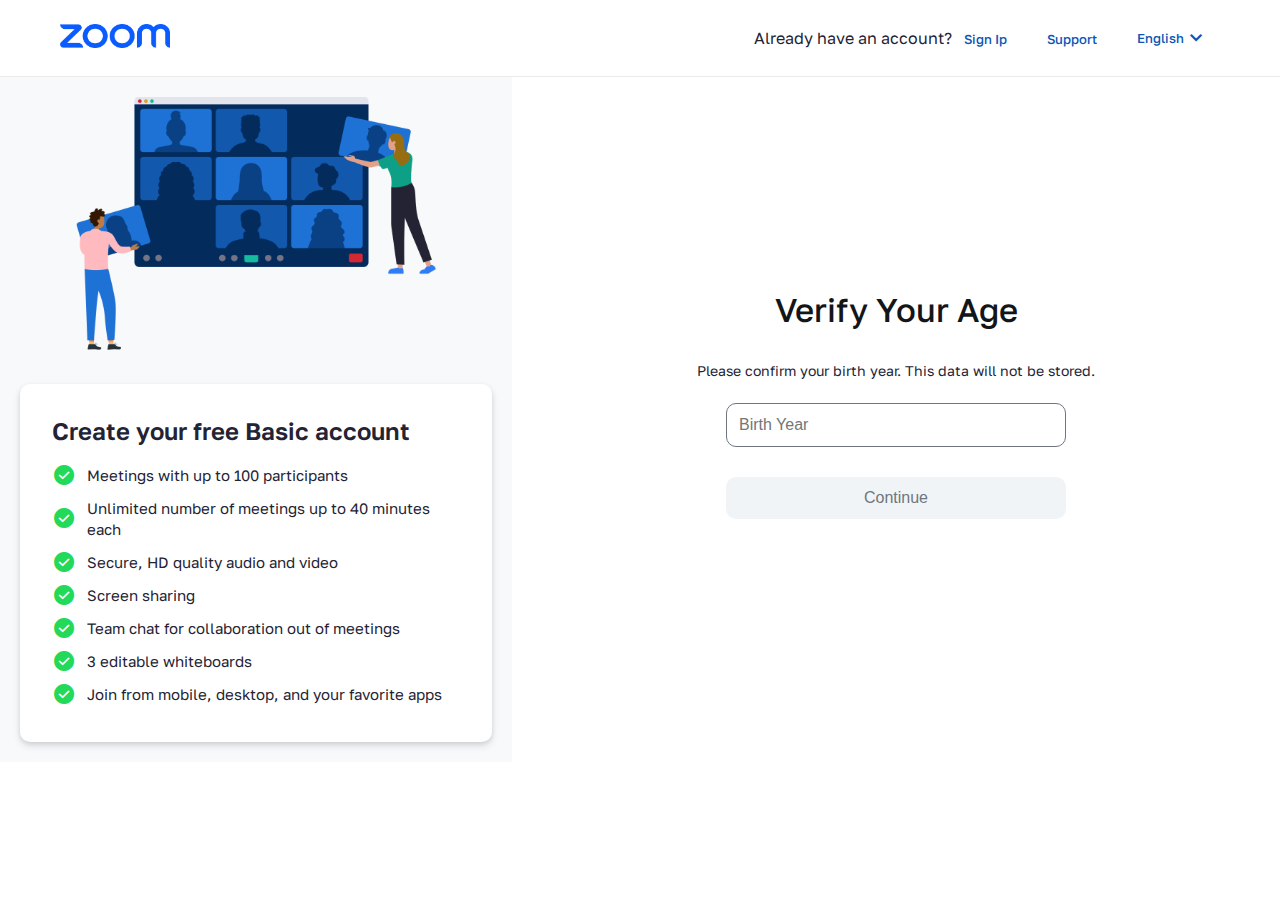
<file: index.html>
<!DOCTYPE html>
<html lang="en">
<head>
    <meta charset="UTF-8">
    <meta http-equiv="X-UA-Compatible" content="IE=edge">
    <meta name="viewport" content="width=, initial-scale=1.0">
    <title> Sign Up Free - Zoom</title>
    <link rel="stylesheet" href="Sign Up/css/main.css">
    <link rel="shortcut icon" href="Sign Up/img sign up/Zoom-Logo-PNG-Image.png" />
    <link rel="preconnect" href="https://fonts.googleapis.com">
    <link rel="preconnect" href="https://fonts.gstatic.com" crossorigin>
    <link href="https://fonts.googleapis.com/css2?family=Golos+Text:wght@300;400;500;600&display=swap" rel="stylesheet">
    <link rel="stylesheet" href="https://fonts.googleapis.com/css2?family=Material+Symbols+Outlined:opsz,wght,FILL,GRAD@20..48,100..700,0..1,-50..200" />
</head>
<body>
    <header>
        <div class="container">
            <div class="img" >
                <a href="#">
                <img width="100%" src="Sign Up/img sign up/ZoomNewLogo.b2fd5c95.png" alt="">
                </a>
            </div>
            <ul>
                <li>Already have an account?<a href="Sign In/index.html">Sign Ip</a></li>
                <li><a href="#">Support</a></li>
                <li><a href="#">English <i class="material-symbols-outlined">expand_more</i></a></li>
            </ul>
        </div>
    </header>
    <section>
        <div class="container">
            <div class="img-lis">
                <img width="360px" src="Sign Up/img sign up/banner-step-1.2faf107a.png" alt="">
                <div class="lis">
                    <h1>Create your free Basic account</h1>
                    <ul>
                        <li>Meetings with up to 100 participants</li>
                        <li>Unlimited number of meetings up to 40 minutes each</li>
                        <li>Secure, HD quality audio and video</li>
                        <li>Screen sharing</li>
                        <li>Team chat for collaboration out of meetings</li>
                        <li>3 editable whiteboards</li>
                        <li>Join from mobile, desktop, and your favorite apps</li>
                    </ul>
                </div>
            </div>
            <div class="answer">
                <div>
                    <h1>Verify Your Age</h1>
                    <p>Please confirm your birth year. This data will not be stored.</p>
                    <form action="#">
                        <input type="number" placeholder="Birth Year">
                        <input type="submit" value="Continue">
                    </form>
                </div>
            </div>
        </div>
    </section>
</body>
</html>
</file>
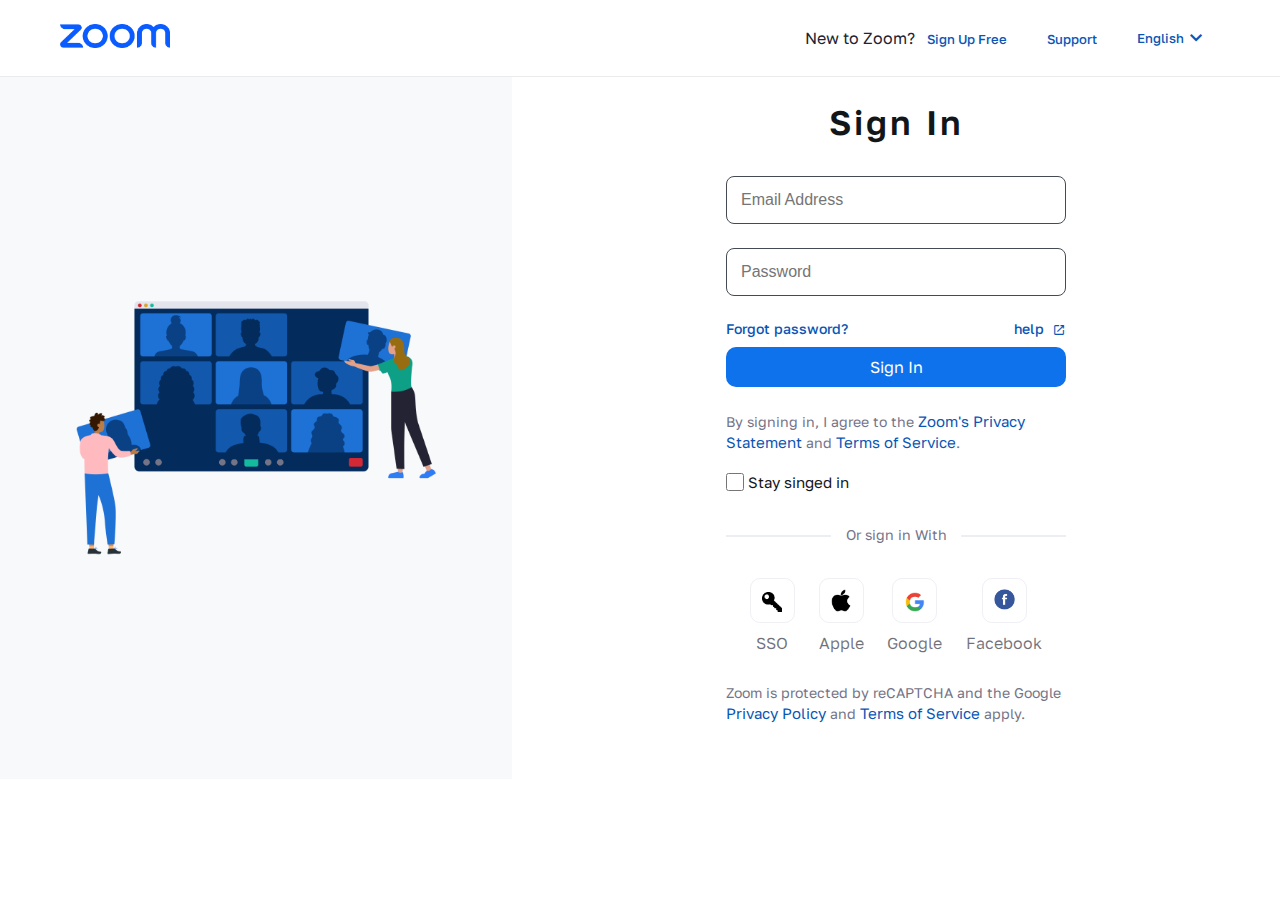
<file: Sign In/index.html>
<!DOCTYPE html>
<html lang="en">
<head>
    <meta charset="UTF-8">
    <meta http-equiv="X-UA-Compatible" content="IE=edge">
    <meta name="viewport" content="width=, initial-scale=1.0">
    <title> Sign In-Zoom</title>
    <link rel="stylesheet" href="css/main.css">
    <link rel="shortcut icon" href="img sign in/Zoom-Logo-PNG-Image.png" />
    <link rel="preconnect" href="https://fonts.googleapis.com">
    <link rel="preconnect" href="https://fonts.gstatic.com" crossorigin>
    <link href="https://fonts.googleapis.com/css2?family=Golos+Text:wght@300;400;500;600&display=swap" rel="stylesheet">
    <link rel="stylesheet" href="https://fonts.googleapis.com/css2?family=Material+Symbols+Outlined:opsz,wght,FILL,GRAD@20..48,100..700,0..1,-50..200" />
</head>
<body>
    <header>
        <div class="container">
            <div class="img" >
                <a href="#">
                <img width="100%" src="img sign in/ZoomNewLogo.b2fd5c95.png" alt="">
                </a>
            </div>
            <ul>
                <li>New to Zoom?<a href="../Sign Up/index.html">Sign Up Free</a></li>
                <li><a href="#">Support</a></li>
                <li><a href="#">English <i class="material-symbols-outlined">expand_more</i></a></li>
            </ul>
        </div>
    </header>
    <section>
        <div class="container">
            <div class="img">
                <img width="360px" src="img sign in/banner-step-1.2faf107a.png" alt="">
            </div>
            <div class="form">
                <form action="#">
                    <h1>Sign In</h1>
                    <input type="email" placeholder="Email Address">
                    <div class="pass" >
                    <input type="password" placeholder="Password">
                    </div>
                    <div class="forgot" >
                        <a href="#">Forgot password?</a>
                        <a href="#">help <i class="material-symbols-outlined">open_in_new</i></a>
                    </div>
                    <a class="go" href="../Main Page/Home/index.html">Sign In</a>
                    <p>By signing in, I agree to the <a href="#">Zoom's Privacy Statement</a> and <a href="#">Terms of Service</a>.</p>
                    <div class="checkbox">
                        <input type="checkbox" id="stay">
                        <label for="stay">Stay singed in</label>
                    </div>
                    <div class="or" >Or sign in With</div>
                    <div class="social" >
                        <a href="#"><div><img width="20px" src="img sign in/R.png" alt=""></div>SSO</a>
                        <a href="#"><div><img width="20px" src="img sign in/R (1).png" alt=""></div>Apple</a>
                        <a href="#"><div><img width="20px" src="img sign in/images.png" alt=""></div>Google</a>
                        <a href="#"><div><img width="25px" src="img sign in/11-115962_facebook-logo-png-transparent-background-facebook-png.png" alt=""></div>Facebook</a>
                    </div>
                    <p>Zoom is protected by reCAPTCHA and the Google <a href="#">Privacy Policy</a> and <a href="#">Terms of Service</a> apply.</p>
                </form>
            </div>
        </div>
    </section>
</body>
</html>
</file>
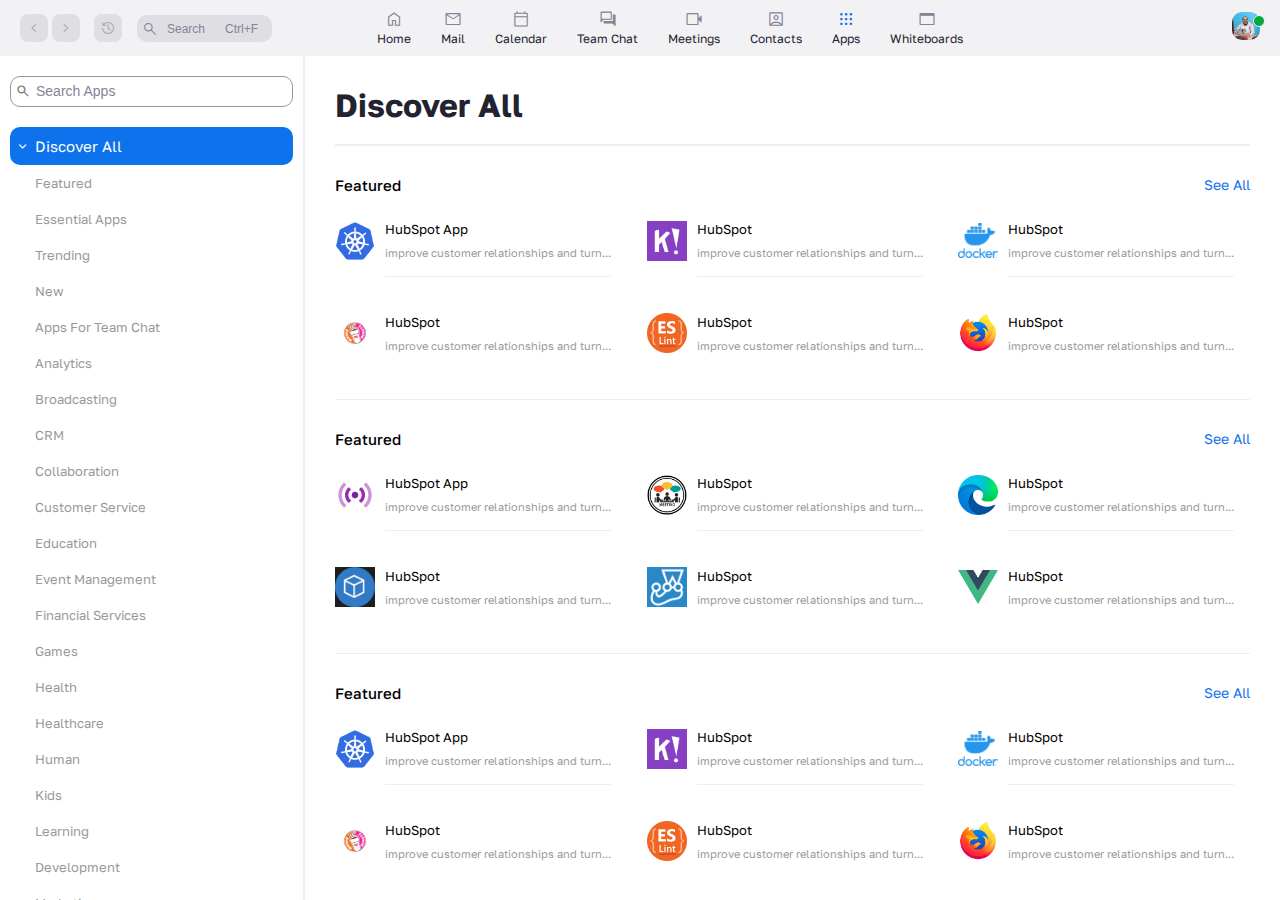
<file: Main Page/Apps/index.html>
<!DOCTYPE html>
<html lang="en">
<head>
    <meta charset="UTF-8">
    <meta http-equiv="X-UA-Compatible" content="IE=edge">
    <meta name="viewport" content="width=device-width, initial-scale=1.0">
    <title>Apps - Zoom</title>
    <link rel="stylesheet" href="css/section.css">
    <link rel="stylesheet" href="../main.css">
    <link rel="shortcut icon" href="../main-img/Zoom-Logo-PNG-Image.png" />
    <link rel="preconnect" href="https://fonts.googleapis.com">
    <link rel="preconnect" href="https://fonts.gstatic.com" crossorigin>
    <link href="https://fonts.googleapis.com/css2?family=Golos+Text:wght@300;400;500;600&display=swap" rel="stylesheet">
    <link rel="stylesheet" href="https://fonts.googleapis.com/css2?family=Material+Symbols+Outlined:opsz,wght,FILL,GRAD@20..48,100..700,0..1,-50..200" />
</head>
<body>
    <header>
        <div class="container">
            <div class="header-controls">
                <div>
                    <i class="material-symbols-outlined" >chevron_left</i>
                    <i class="material-symbols-outlined" >chevron_right</i>
                    <i class=" last material-symbols-outlined" >history</i>
                </div>
                <div>
                    <input type="search" placeholder="Search      Ctrl+F">
                    <i class="material-symbols-outlined" >search</i>
                </div>
            </div>
            <div class="header-links">
                <a href="../Home/index.html"><i class="material-symbols-outlined" >home</i><p>Home</p></a>
                <a href="../Mail/index.html"><i class="material-symbols-outlined" >mail</i><p>Mail</p></a>
                <a href="../Calendar/index.html"><i class="material-symbols-outlined" >calendar_today</i><p>Calendar</p></a>
                <a href="../Team Chat/index.html"><i class="material-symbols-outlined">forum</i><p>Team Chat</p></a>
                <a href="../Meeting/index.html"><i class="material-symbols-outlined" >videocam</i><p>Meetings</p></a>
                <a href="../Contacts/index.html"><i class="material-symbols-outlined" >account_box</i><p>Contacts</p></a>
                <a href="#"><i class=" active solid  material-symbols-outlined" >apps</i><p>Apps</p></a>
                <a href="../Whiteboards/index.html"><i class="material-symbols-outlined">web_asset</i><p>Whiteboards</p></a>
            </div>
            <div>
                <img width="100%" src="../main-img/IMG_8052.JPG" alt="">
            </div>
        </div>
    </header>
    <section>
        <div class="container">
            <aside>
                <ul>
                    <div><input type="search" placeholder="Search Apps"></div>
                    <li class="actv" >Discover All</li>
                    <li>Featured</li>
                    <li>Essential Apps</li>
                    <li>Trending</li>
                    <li>New</li>
                    <li>Apps For Team Chat</li>
                    <li>Analytics</li>
                    <li>Broadcasting</li>
                    <li>CRM</li>
                    <li>Collaboration</li>
                    <li>Customer Service</li>
                    <li>Education</li>
                    <li>Event Management</li>
                    <li>Financial Services</li>
                    <li>Games</li>
                    <li>Health</li>
                    <li>Healthcare</li>
                    <li>Human</li>
                    <li>Kids</li>
                    <li>Learning </li>
                    <li>Development</li>
                    <li>Marketing</li>
                    <li>Note Taking</li>
                    <li>Others</li>
                    <li>Productivity</li>
                    <li>Project</li>
                    <li>Recordings</li>
                    <li>Sales</li>
                </ul>
            </aside>
            <div class="main">
                <h1>Discover All</h1>
                <div class="apps">
                    <div class="app">
                        <h3>Featured <span>See All</span> </h3>
                        <div class="cards">
                            <div class="card">
                                    <img width="40px" src="img/1.webp" alt="">
                                    <div class="card-info border-b">
                                        <p>HubSpot App</p>
                                        <p>improve customer relationships and turn...</p>
                                    </div>
                            </div>
                            <div class="card">
                                    <img width="40px" src="img/2.jpeg" alt="">
                                    <div class="card-info border-b">
                                        <p>HubSpot</p>
                                        <p>improve customer relationships and turn...</p>
                                    </div>
                            </div>
                            <div class="card">
                                    <img width="40px" src="img/3.png" alt="">
                                    <div class="card-info border-b">
                                        <p>HubSpot</p>
                                        <p>improve customer relationships and turn...</p>
                                    </div>
                            </div>
                            <div class="card">
                                    <img width="40px" src="img/4.png" alt="">
                                    <div class="card-info">
                                        <p>HubSpot</p>
                                        <p>improve customer relationships and turn...</p>
                                    </div>
                            </div>
                            <div class="card">
                                    <img width="40px" src="img/5.png" alt="">
                                    <div class="card-info">
                                        <p>HubSpot</p>
                                        <p>improve customer relationships and turn...</p>
                                    </div>
                            </div>
                            <div class="card">
                                    <img width="40px" src="img/6.png" alt="">
                                    <div class="card-info">
                                        <p>HubSpot</p>
                                        <p>improve customer relationships and turn...</p>
                                    </div>
                            </div>
                        </div>
                    </div>
                    <div class="app">
                        <h3>Featured <span>See All</span> </h3>
                        <div class="cards">
                            <div class="card">
                                    <img width="40px" src="img/7.png" alt="">
                                    <div class="card-info border-b">
                                        <p>HubSpot App</p>
                                        <p>improve customer relationships and turn...</p>
                                    </div>
                            </div>
                            <div class="card">
                                    <img width="40px" src="img/8.webp" alt="">
                                    <div class="card-info border-b">
                                        <p>HubSpot</p>
                                        <p>improve customer relationships and turn...</p>
                                    </div>
                            </div>
                            <div class="card">
                                    <img width="40px" src="img/9.png" alt="">
                                    <div class="card-info border-b">
                                        <p>HubSpot</p>
                                        <p>improve customer relationships and turn...</p>
                                    </div>
                            </div>
                            <div class="card">
                                    <img width="40px" src="img/10.png" alt="">
                                    <div class="card-info">
                                        <p>HubSpot</p>
                                        <p>improve customer relationships and turn...</p>
                                    </div>
                            </div>
                            <div class="card">
                                    <img width="40px" src="img/11.png" alt="">
                                    <div class="card-info">
                                        <p>HubSpot</p>
                                        <p>improve customer relationships and turn...</p>
                                    </div>
                            </div>
                            <div class="card">
                                    <img width="40px" src="img/12.png" alt="">
                                    <div class="card-info">
                                        <p>HubSpot</p>
                                        <p>improve customer relationships and turn...</p>
                                    </div>
                            </div>
                        </div>
                    </div>
                    <div class="app">
                        <h3>Featured <span>See All</span> </h3>
                        <div class="cards">
                            <div class="card">
                                    <img width="40px" src="img/1.webp" alt="">
                                    <div class="card-info border-b">
                                        <p>HubSpot App</p>
                                        <p>improve customer relationships and turn...</p>
                                    </div>
                            </div>
                            <div class="card">
                                    <img width="40px" src="img/2.jpeg" alt="">
                                    <div class="card-info border-b">
                                        <p>HubSpot</p>
                                        <p>improve customer relationships and turn...</p>
                                    </div>
                            </div>
                            <div class="card">
                                    <img width="40px" src="img/3.png" alt="">
                                    <div class="card-info border-b">
                                        <p>HubSpot</p>
                                        <p>improve customer relationships and turn...</p>
                                    </div>
                            </div>
                            <div class="card">
                                    <img width="40px" src="img/4.png" alt="">
                                    <div class="card-info">
                                        <p>HubSpot</p>
                                        <p>improve customer relationships and turn...</p>
                                    </div>
                            </div>
                            <div class="card">
                                    <img width="40px" src="img/5.png" alt="">
                                    <div class="card-info">
                                        <p>HubSpot</p>
                                        <p>improve customer relationships and turn...</p>
                                    </div>
                            </div>
                            <div class="card">
                                    <img width="40px" src="img/6.png" alt="">
                                    <div class="card-info">
                                        <p>HubSpot</p>
                                        <p>improve customer relationships and turn...</p>
                                    </div>
                            </div>
                        </div>
                    </div>
                    <div class="app">
                        <h3>Featured <span>See All</span> </h3>
                        <div class="cards">
                            <div class="card">
                                    <img width="40px" src="img/7.png" alt="">
                                    <div class="card-info border-b">
                                        <p>HubSpot App</p>
                                        <p>improve customer relationships and turn...</p>
                                    </div>
                            </div>
                            <div class="card">
                                    <img width="40px" src="img/8.webp" alt="">
                                    <div class="card-info border-b">
                                        <p>HubSpot</p>
                                        <p>improve customer relationships and turn...</p>
                                    </div>
                            </div>
                            <div class="card">
                                    <img width="40px" src="img/9.png" alt="">
                                    <div class="card-info border-b">
                                        <p>HubSpot</p>
                                        <p>improve customer relationships and turn...</p>
                                    </div>
                            </div>
                            <div class="card">
                                    <img width="40px" src="img/10.png" alt="">
                                    <div class="card-info">
                                        <p>HubSpot</p>
                                        <p>improve customer relationships and turn...</p>
                                    </div>
                            </div>
                            <div class="card">
                                    <img width="40px" src="img/11.png" alt="">
                                    <div class="card-info">
                                        <p>HubSpot</p>
                                        <p>improve customer relationships and turn...</p>
                                    </div>
                            </div>
                            <div class="card">
                                    <img width="40px" src="img/12.png" alt="">
                                    <div class="card-info">
                                        <p>HubSpot</p>
                                        <p>improve customer relationships and turn...</p>
                                    </div>
                            </div>
                        </div>
                    </div>
                </div>
            </div>
        </div>
    </section>
</body>
</html>
</file>
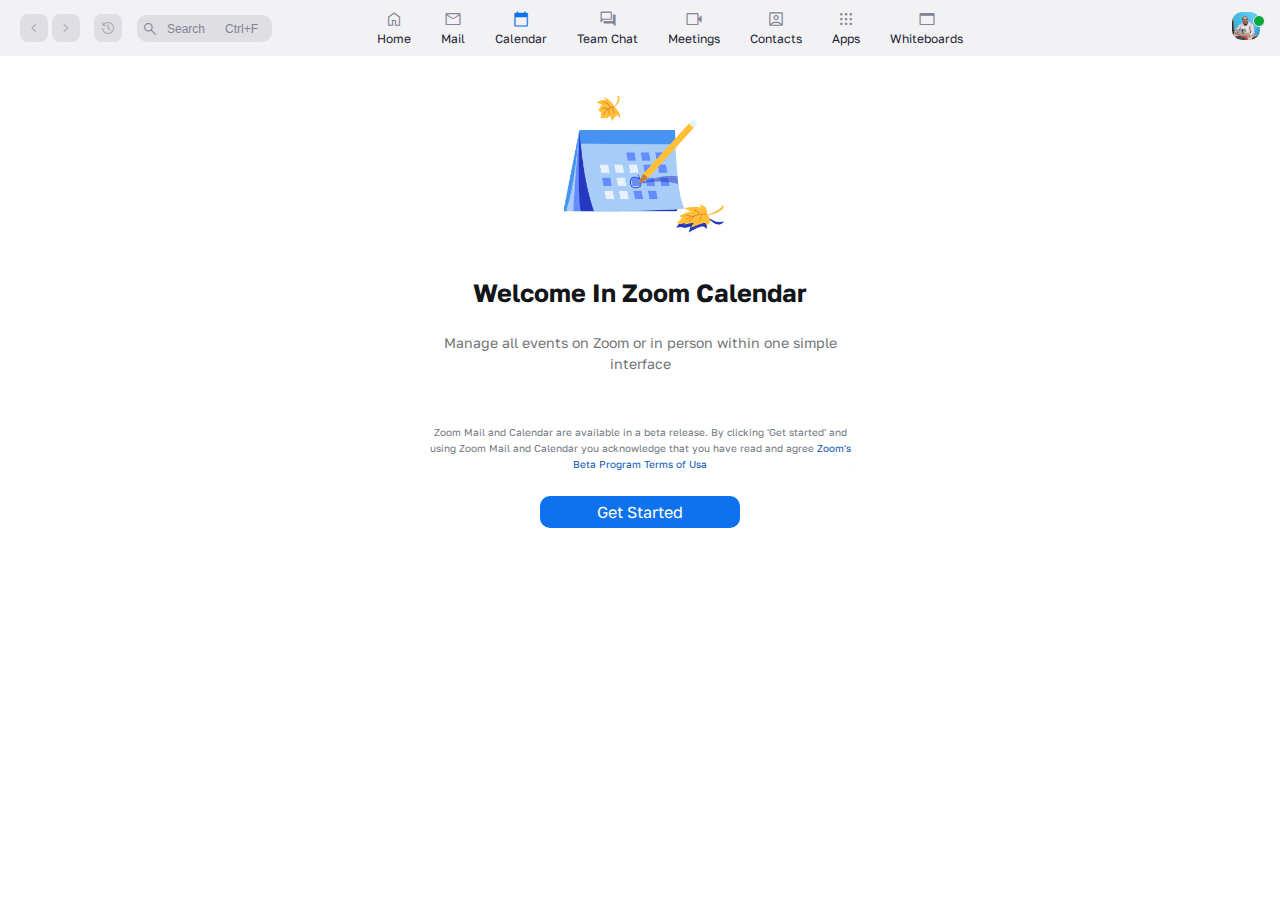
<file: Main Page/Calendar/index.html>
<!DOCTYPE html>
<html lang="en">
<head>
    <meta charset="UTF-8">
    <meta http-equiv="X-UA-Compatible" content="IE=edge">
    <meta name="viewport" content="width=device-width, initial-scale=1.0">
    <title>Calendar - Zoom</title>
    <link rel="stylesheet" href="../main.css">
    <link rel="stylesheet" href="../Mail/css/mail.css">
    <link rel="shortcut icon" href="../main-img/Zoom-Logo-PNG-Image.png" />
    <link rel="preconnect" href="https://fonts.googleapis.com">
    <link rel="preconnect" href="https://fonts.gstatic.com" crossorigin>
    <link href="https://fonts.googleapis.com/css2?family=Golos+Text:wght@300;400;500;600&display=swap" rel="stylesheet">
    <link rel="stylesheet" href="https://fonts.googleapis.com/css2?family=Material+Symbols+Outlined:opsz,wght,FILL,GRAD@20..48,100..700,0..1,-50..200" />
</head>
<body>
    <header>
        <div class="container">
            <div class="header-controls">
                <div>
                    <i class="material-symbols-outlined" >chevron_left</i>
                    <i class="material-symbols-outlined" >chevron_right</i>
                    <i class=" last material-symbols-outlined" >history</i>
                </div>
                <div>
                    <input type="search" placeholder="Search      Ctrl+F">
                    <i class="material-symbols-outlined" >search</i>
                </div>
            </div>
            <div class="header-links">
                <a href="../Home/index.html"><i class="material-symbols-outlined" >home</i><p>Home</p></a>
                <a href="../Mail/index.html"><i class="material-symbols-outlined" >mail</i><p>Mail</p></a>
                <a href="#"><i class="  active solid  material-symbols-outlined" >calendar_today</i><p>Calendar</p></a>
                <a href="../Team Chat/index.html"><i class="material-symbols-outlined">forum</i><p>Team Chat</p></a>
                <a href="../Meeting/index.html"><i class="material-symbols-outlined" >videocam</i><p>Meetings</p></a>
                <a href="../Contacts/index.html"><i class="material-symbols-outlined" >account_box</i><p>Contacts</p></a>
                <a href="../Apps/index.html"><i class="material-symbols-outlined" >apps</i><p>Apps</p></a>
                <a href="../Whiteboards/index.html"><i class="material-symbols-outlined">web_asset</i><p>Whiteboards</p></a>
            </div>
            <div>
                <img width="100%" src="../main-img/IMG_8052.JPG" alt="">
            </div>
        </div>
    </header>
    <section>
        <div class="container">
            <div class="default">
                <div>
                <img width="100%" src="img/Screenshot 2023-02-28 031126.png" alt="">

                </div>
                <h1>Welcome In Zoom Calendar</h1>
                <p>Manage all events on Zoom or in person within one simple interface</p>
                <p>Zoom Mail and Calendar are available in a beta release. By clicking 'Get started' and using Zoom Mail and Calendar you acknowledge that you have read and agree <a href="#">Zoom's Beta Program Terms of Usa</a> </p>
                <a href="#">Get Started</a>
            </div>
        </div>
    </section>
</body>
</html>
</file>
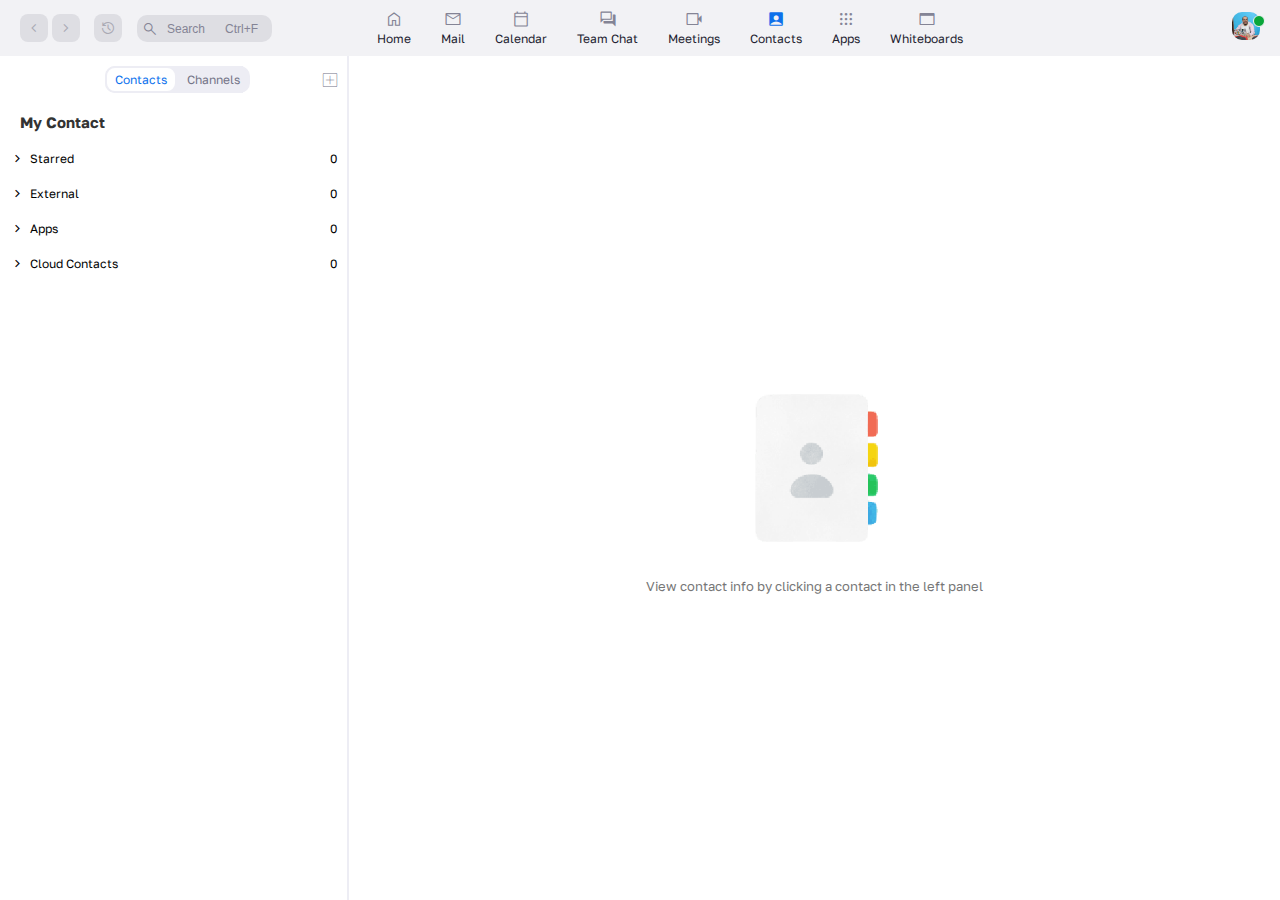
<file: Main Page/Contacts/index.html>
<!DOCTYPE html>
<html lang="en">
<head>
    <meta charset="UTF-8">
    <meta http-equiv="X-UA-Compatible" content="IE=edge">
    <meta name="viewport" content="width=device-width, initial-scale=1.0">
    <title>Contact - Zoom</title>
    <link rel="stylesheet" href="css/section.css">
    <link rel="stylesheet" href="../main.css">
    <link rel="shortcut icon" href="../main-img/Zoom-Logo-PNG-Image.png" />
    <link rel="preconnect" href="https://fonts.googleapis.com">
    <link rel="preconnect" href="https://fonts.gstatic.com" crossorigin>
    <link href="https://fonts.googleapis.com/css2?family=Golos+Text:wght@300;400;500;600&display=swap" rel="stylesheet">
    <link rel="stylesheet" href="https://fonts.googleapis.com/css2?family=Material+Symbols+Outlined:opsz,wght,FILL,GRAD@20..48,100..700,0..1,-50..200" />
</head>
<body>
    <header>
        <div class="container">
            <div class="header-controls">
                <div>
                    <i class="material-symbols-outlined" >chevron_left</i>
                    <i class="material-symbols-outlined" >chevron_right</i>
                    <i class=" last material-symbols-outlined" >history</i>
                </div>
                <div>
                    <input type="search" placeholder="Search      Ctrl+F">
                    <i class="material-symbols-outlined" >search</i>
                </div>
            </div>
            <div class="header-links">
                <a href="../Home/index.html"><i class="material-symbols-outlined" >home</i><p>Home</p></a>
                <a href="../Mail/index.html"><i class="material-symbols-outlined" >mail</i><p>Mail</p></a>
                <a href="../Calendar/index.html"><i class="material-symbols-outlined" >calendar_today</i><p>Calendar</p></a>
                <a href="../Team Chat/index.html"><i class="material-symbols-outlined">forum</i><p>Team Chat</p></a>
                <a href="../Meeting/index.html"><i class="material-symbols-outlined" >videocam</i><p>Meetings</p></a>
                <a href="#"><i class=" active solid material-symbols-outlined" >account_box</i><p>Contacts</p></a>
                <a href="../Apps/index.html"><i class="material-symbols-outlined" >apps</i><p>Apps</p></a>
                <a href="../Whiteboards/index.html"><i class="material-symbols-outlined">web_asset</i><p>Whiteboards</p></a>
            </div>
            <div>
                <img width="100%" src="../main-img/IMG_8052.JPG" alt="">
            </div>
        </div>
    </header>
    <section>
        <div class="container">
            <aside>
                <div class="top" >
                    <i style="visibility:hidden;" class=" material-symbols-outlined">forward_media</i>
                    <div>
                        <span>Contacts</span>
                        <span>Channels</span>
                    </div>
                    <i class="material-symbols-outlined">add_box</i>
                </div>
                <h3>My Contact</h3>
                <ul>
                    <li>Starred <span>0</span></li>
                    <li>External<span>0</span></li>
                    <li>Apps<span>0</span></li>
                    <li>Cloud Contacts<span>0</span></li>
                </ul>
            </aside>
            <div class="main">
                <div>
                    <div><img width="100%" src="./Screenshot 2023-02-28 180325.png" alt=""></div>
                    <p>View contact info by clicking a contact in the left panel</p>
                </div>
            </div>
        </div>
    </section>
</body>
</html>
</file>
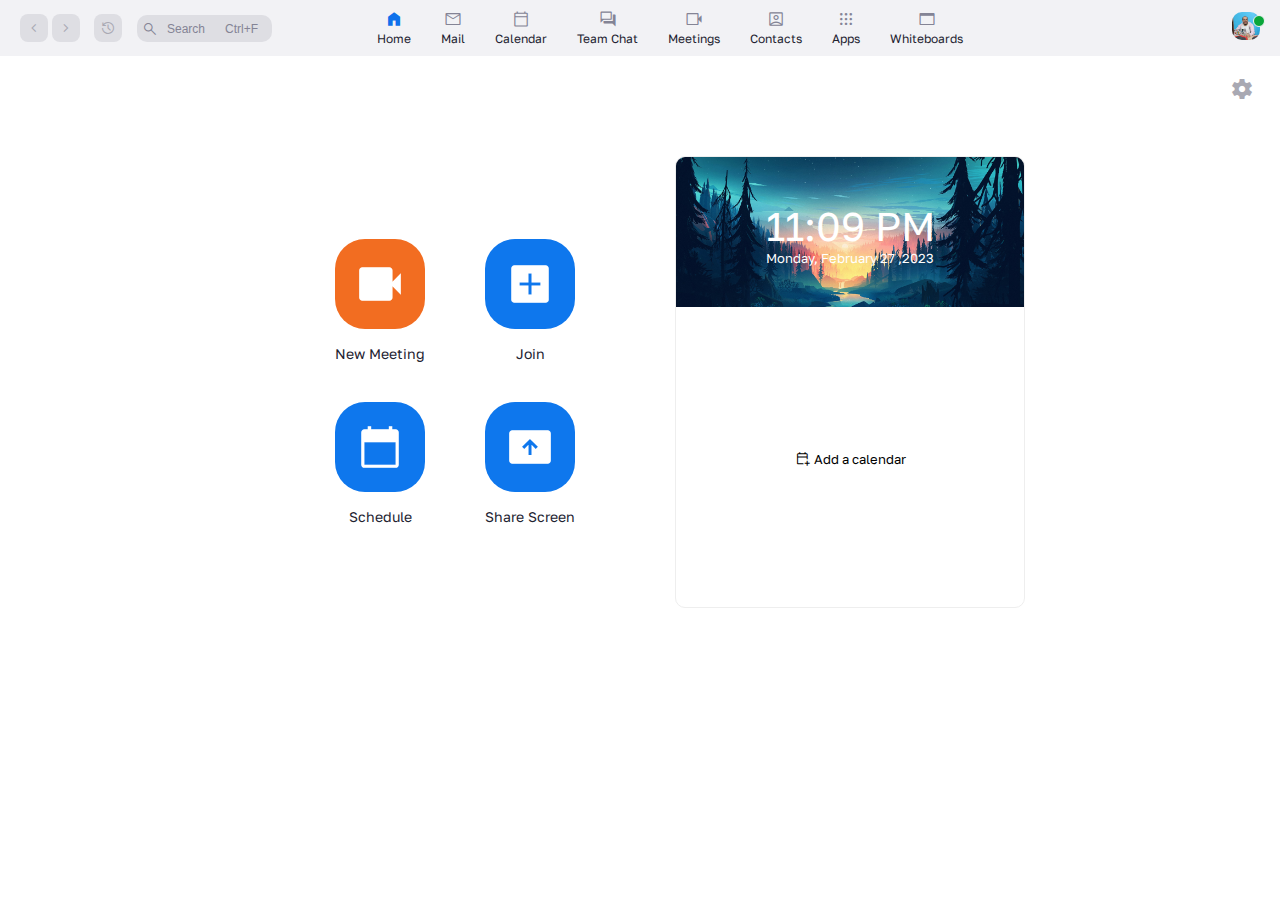
<file: Main Page/Home/index.html>
<!DOCTYPE html>
<html lang="en">
<head>
    <meta charset="UTF-8">
    <meta http-equiv="X-UA-Compatible" content="IE=edge">
    <meta name="viewport" content="width=device-width, initial-scale=1.0">
    <title>Home - Zoom</title>
    <link rel="stylesheet" href="../main.css">
    <link rel="stylesheet" href="css/home.css">
    <link rel="shortcut icon" href="../main-img/Zoom-Logo-PNG-Image.png" />
    <link rel="preconnect" href="https://fonts.googleapis.com">
    <link rel="preconnect" href="https://fonts.gstatic.com" crossorigin>
    <link href="https://fonts.googleapis.com/css2?family=Golos+Text:wght@300;400;500;600&display=swap" rel="stylesheet">
    <link rel="stylesheet" href="https://fonts.googleapis.com/css2?family=Material+Symbols+Outlined:opsz,wght,FILL,GRAD@20..48,100..700,0..1,-50..200" />
</head>
<body>
    <header>
        <div class="container">
            <div class="header-controls">
                <div>
                    <i class="material-symbols-outlined" >chevron_left</i>
                    <i class="material-symbols-outlined" >chevron_right</i>
                    <i class=" last material-symbols-outlined" >history</i>
                </div>
                <div>
                    <input type="search" placeholder="Search      Ctrl+F">
                    <i class="material-symbols-outlined" >search</i>
                </div>
            </div>
            <div class="header-links">
                <a href="#"><i class=" active solid material-symbols-outlined" >home</i><p>Home</p></a>
                <a href="../Mail/index.html"><i class="material-symbols-outlined" >mail</i><p>Mail</p></a>
                <a href="../Calendar/index.html"><i class="material-symbols-outlined" >calendar_today</i><p>Calendar</p></a>
                <a href="../Team Chat/index.html"><i class="material-symbols-outlined">forum</i><p>Team Chat</p></a>
                <a href="../Meeting/index.html"><i class="material-symbols-outlined" >videocam</i><p>Meetings</p></a>
                <a href="../Contacts/index.html"><i class="material-symbols-outlined" >account_box</i><p>Contacts</p></a>
                <a href="../Apps/index.html"><i class="material-symbols-outlined" >apps</i><p>Apps</p></a>
                <a href="../Whiteboards/index.html"><i class="material-symbols-outlined">web_asset</i><p>Whiteboards</p></a>
            </div>
            <div>
                <img width="100%" src="../main-img/IMG_8052.JPG" alt="">
            </div>
        </div>
    </header>
    <section>
        <div class="container">
            <i class="solid material-symbols-outlined" >settings</i>
            <div class="apps-container">
                <div class="apps">
                    <div class="app orange">
                        <div>
                            <a href="#"><i class=" solid material-symbols-outlined" >videocam</i></a>
                        </div>
                        <p>New Meeting</p>
                    </div>
                    <div class="app ">
                        <div>
                            <a href="#"><i class=" solid material-symbols-outlined" >add_box</i></a>
                        </div>
                        <p>Join</p>
                    </div>
                    <div class="app ">
                        <div>
                            <a href="#"><i class=" solid material-symbols-outlined" >calendar_today</i></a>
                        </div>
                        <p>Schedule</p>
                    </div>
                    <div class="app ">
                        <div>
                            <a href="#"><i class=" solid material-symbols-outlined" >present_to_all</i></a>
                        </div>
                        <p>Share Screen</p>
                    </div>
                </div>
            </div>
            <div class="right">
                <div class="calender">
                    <div>
                    <img width="100%" src="img/R.jpeg" alt="">
                    <i class="material-symbols-outlined">photo_camera</i>
                    <div class="date" >
                        <h1>11:09 PM</h1>
                        <p>Monday, February 27 ,2023</p>
                    </div>
                    </div>
                    <div class="hover" ><i class=" material-symbols-outlined" >calendar_add_on</i> <span>Add a calendar</span><div class="none" >Lorem ipsum dolor, sit amet consectetur adipisicing elit. Omnis provident </div></div>
                </div>
            </div>
        </div>
    </section>
</body>
</html>
</file>
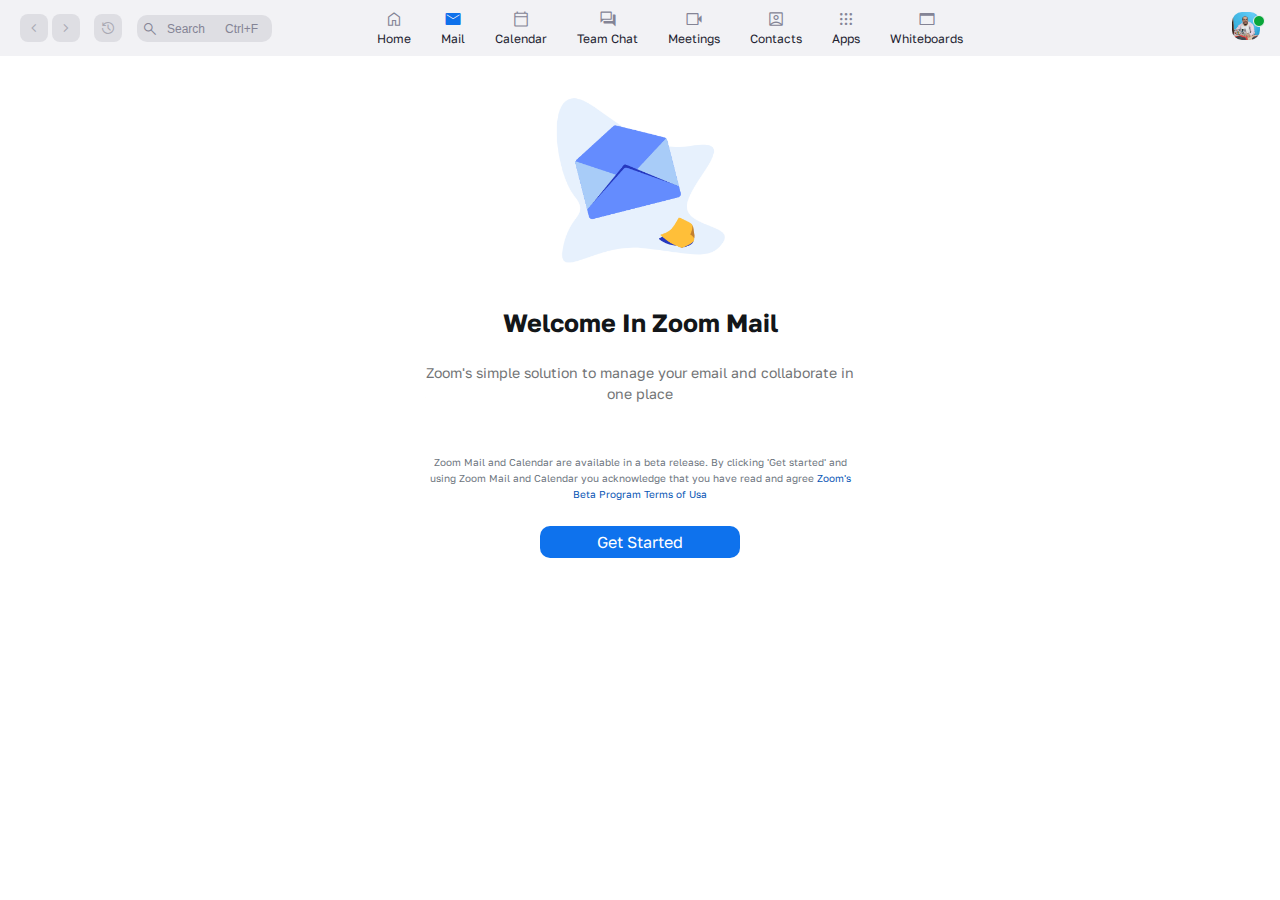
<file: Main Page/Mail/index.html>
<!DOCTYPE html>
<html lang="en">
<head>
    <meta charset="UTF-8">
    <meta http-equiv="X-UA-Compatible" content="IE=edge">
    <meta name="viewport" content="width=device-width, initial-scale=1.0">
    <title>Mail - Zoom</title>
    <link rel="stylesheet" href="../main.css">
    <link rel="stylesheet" href="css/mail.css">
    <link rel="shortcut icon" href="../main-img/Zoom-Logo-PNG-Image.png" />
    <link rel="preconnect" href="https://fonts.googleapis.com">
    <link rel="preconnect" href="https://fonts.gstatic.com" crossorigin>
    <link href="https://fonts.googleapis.com/css2?family=Golos+Text:wght@300;400;500;600&display=swap" rel="stylesheet">
    <link rel="stylesheet" href="https://fonts.googleapis.com/css2?family=Material+Symbols+Outlined:opsz,wght,FILL,GRAD@20..48,100..700,0..1,-50..200" />
</head> 
<body>
    <header>
        <div class="container">
            <div class="header-controls">
                <div>
                    <i class="material-symbols-outlined" >chevron_left</i>
                    <i class="material-symbols-outlined" >chevron_right</i>
                    <i class=" last material-symbols-outlined" >history</i>
                </div>
                <div>
                    <input type="search" placeholder="Search      Ctrl+F">
                    <i class="material-symbols-outlined" >search</i>
                </div>
            </div>
            <div class="header-links">
                <a href="../Home/index.html"><i class="material-symbols-outlined" >home</i><p>Home</p></a>
                <a href="#"><i class=" active solid  material-symbols-outlined" >mail</i><p>Mail</p></a>
                <a href="../Calendar/index.html"><i class="material-symbols-outlined" >calendar_today</i><p>Calendar</p></a>
                <a href="../Team Chat/index.html"><i class="material-symbols-outlined">forum</i><p>Team Chat</p></a>
                <a href="../Meeting/index.html"><i class="material-symbols-outlined" >videocam</i><p>Meetings</p></a>
                <a href="../Contacts/index.html"><i class="material-symbols-outlined" >account_box</i><p>Contacts</p></a>
                <a href="../Apps/index.html"><i class="material-symbols-outlined" >apps</i><p>Apps</p></a>
                <a href="../Whiteboards/index.html"><i class="material-symbols-outlined">web_asset</i><p>Whiteboards</p></a>
            </div>
            <div>
                <img width="100%" src="../main-img/IMG_8052.JPG" alt="">
            </div>
        </div>
    </header>
    <section>
        <div class="container">
            <div class="default">
                <div>
                <img width="100%" src="img/Screenshot 2023-02-28 022336.png" alt="">
                </div>
                <h1>Welcome In Zoom Mail</h1>
                <p>Zoom's simple solution to manage your email and collaborate in one place</p>
                <p>Zoom Mail and Calendar are available in a beta release. By clicking 'Get started' and using Zoom Mail and Calendar you acknowledge that you have read and agree <a href="#">Zoom's Beta Program Terms of Usa</a> </p>
                <a href="#">Get Started</a>
            </div>
        </div>
    </section>
</body>
</html>
</file>
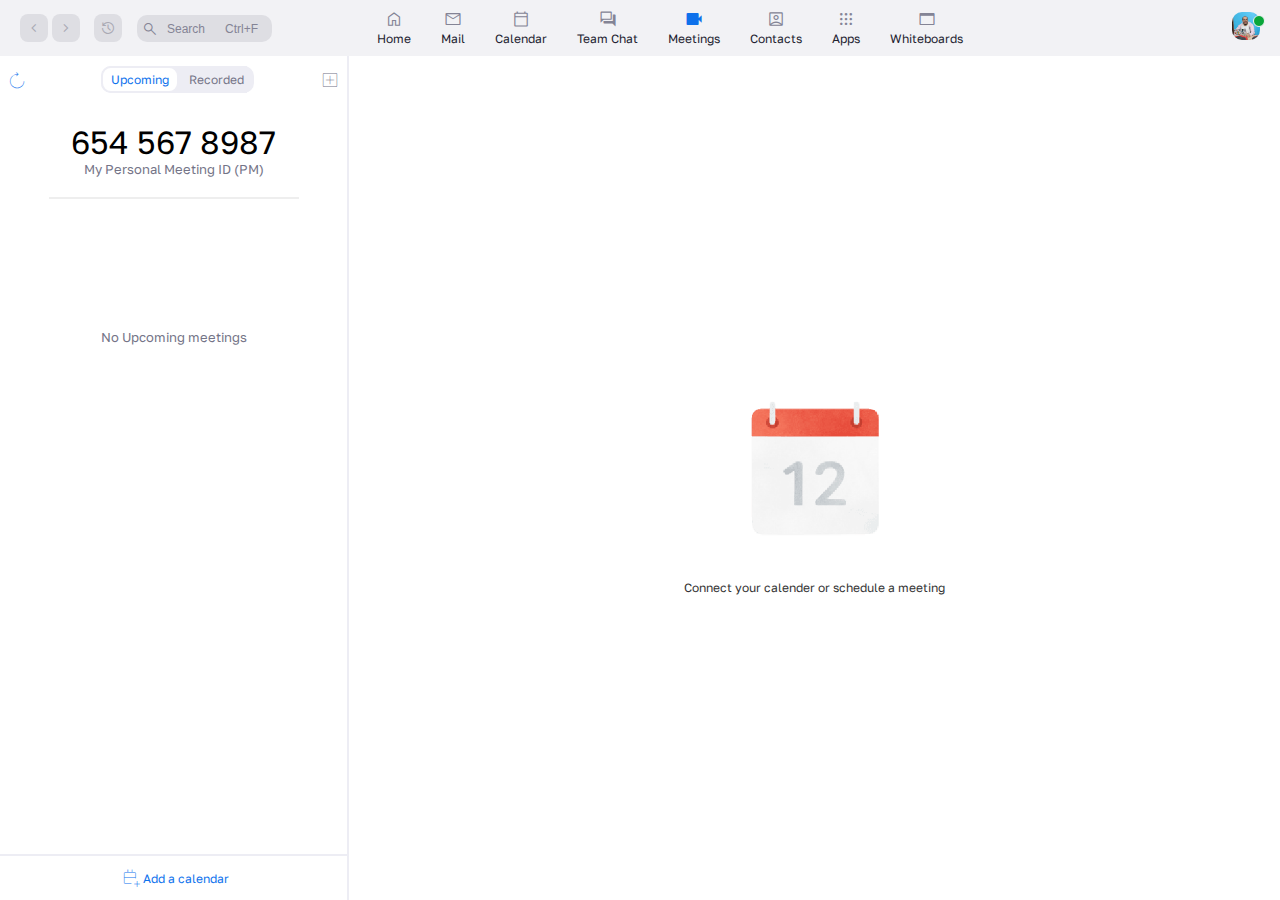
<file: Main Page/Meeting/index.html>
<!DOCTYPE html>
<html lang="en">
<head>
    <meta charset="UTF-8">
    <meta http-equiv="X-UA-Compatible" content="IE=edge">
    <meta name="viewport" content="width=device-width, initial-scale=1.0">
    <title>Meeting - Zoom</title>
    <link rel="stylesheet" href="css/section.css">
    <link rel="stylesheet" href="../main.css">
    <link rel="shortcut icon" href="../main-img/Zoom-Logo-PNG-Image.png" />
    <link rel="preconnect" href="https://fonts.googleapis.com">
    <link rel="preconnect" href="https://fonts.gstatic.com" crossorigin>
    <link href="https://fonts.googleapis.com/css2?family=Golos+Text:wght@300;400;500;600&display=swap" rel="stylesheet">
    <link rel="stylesheet" href="https://fonts.googleapis.com/css2?family=Material+Symbols+Outlined:opsz,wght,FILL,GRAD@20..48,100..700,0..1,-50..200" />
</head>
<body>
    <header>
        <div class="container">
            <div class="header-controls">
                <div>
                    <i class="material-symbols-outlined" >chevron_left</i>
                    <i class="material-symbols-outlined" >chevron_right</i>
                    <i class=" last material-symbols-outlined" >history</i>
                </div>
                <div>
                    <input type="search" placeholder="Search      Ctrl+F">
                    <i class="material-symbols-outlined" >search</i>
                </div>
            </div>
            <div class="header-links">
                <a href="../Home/index.html"><i class="material-symbols-outlined" >home</i><p>Home</p></a>
                <a href="../Mail/index.html"><i class="material-symbols-outlined" >mail</i><p>Mail</p></a>
                <a href="../Calendar/index.html"><i class="material-symbols-outlined" >calendar_today</i><p>Calendar</p></a>
                <a href="../Team Chat/index.html"><i class="material-symbols-outlined">forum</i><p>Team Chat</p></a>
                <a href="#"><i class=" active solid material-symbols-outlined" >videocam</i><p>Meetings</p></a>
                <a href="../Contacts/index.html"><i class="material-symbols-outlined" >account_box</i><p>Contacts</p></a>
                <a href="../Apps/index.html"><i class="material-symbols-outlined" >apps</i><p>Apps</p></a>
                <a href="../Whiteboards/index.html"><i class="material-symbols-outlined">web_asset</i><p>Whiteboards</p></a>
            </div>
            <div>
                <img width="100%" src="../main-img/IMG_8052.JPG" alt="">
            </div>
        </div>
    </header>
    <section>
        <div class="container">
            <aside>
                <div class="top" >
                    <i class="material-symbols-outlined">forward_media</i>
                    <div>
                        <span>Upcoming</span>
                        <span>Recorded</span>
                    </div>
                    <i class="material-symbols-outlined">add_box</i>
                </div>
                <div class="tow" >
                    <div class="id" >
                        <h1>654 567 8987</h1>
                        <p>My Personal Meeting ID (PM)</p>
                    </div>
                </div>
                <div class="no" >
                    No Upcoming meetings
                </div>
                <div class="hover" ><i class=" material-symbols-outlined" >calendar_add_on</i> <span>Add a calendar</span><div class="none" >Lorem ipsum dolor, sit amet consectetur adipisicing elit. Omnis provident </div></div>
            </aside>
            <div class="main">
                <div>
                    <div><img width="100%" src="./Screenshot 2023-02-28 065305.png" alt=""></div>
                    <p>Connect your calender or schedule a meeting</p>
                </div>
            </div>
        </div>
    </section>
</body>
</html>
</file>
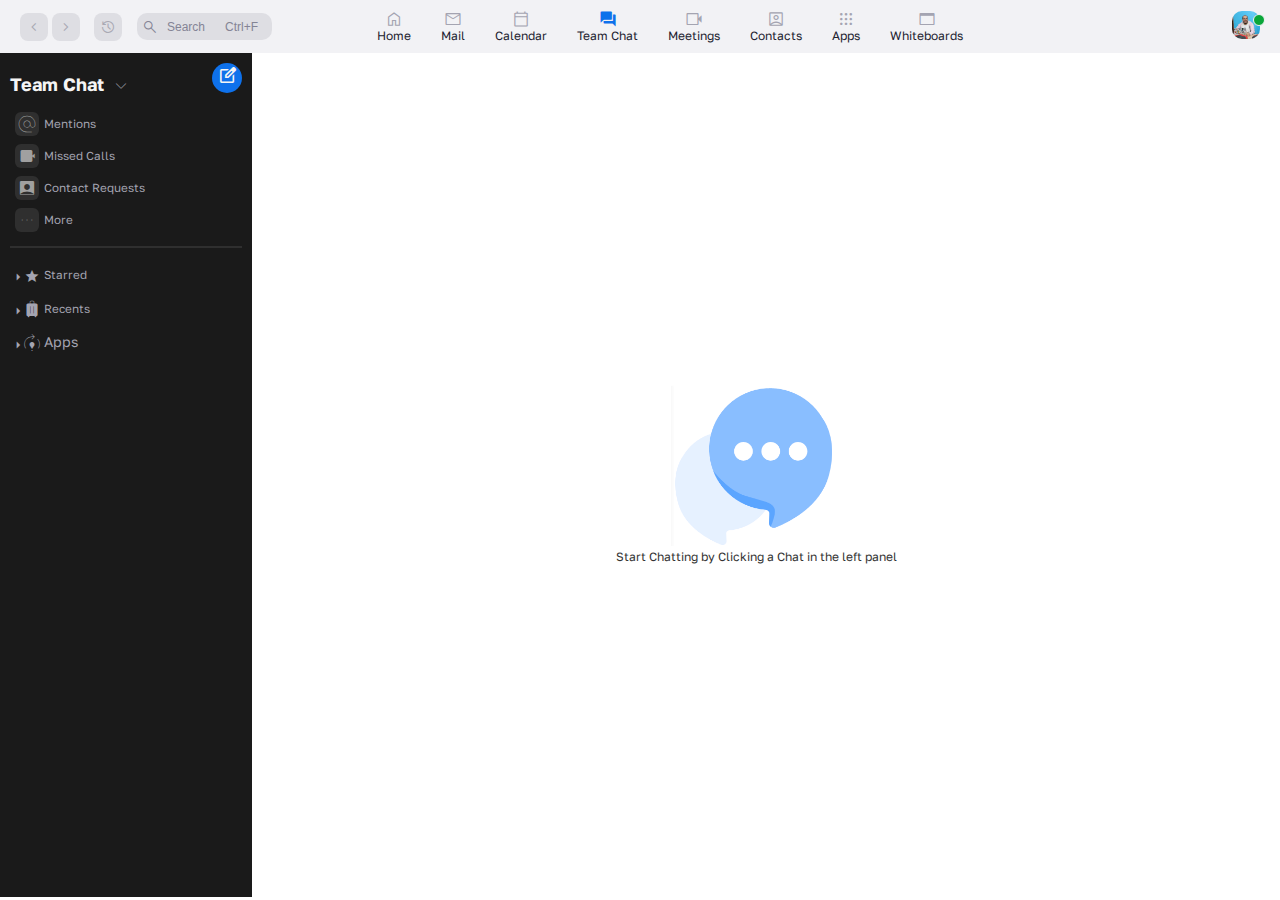
<file: Main Page/Team Chat/index.html>
<!DOCTYPE html>
<html lang="en">
<head>
    <meta charset="UTF-8">
    <meta http-equiv="X-UA-Compatible" content="IE=edge">
    <meta name="viewport" content="width=device-width, initial-scale=1.0">
    <title>Team Chat - Zoom</title>
    <link rel="stylesheet" href="../main.css">
    <link rel="stylesheet" href="css/section.css">
    <link rel="shortcut icon" href="../main-img/Zoom-Logo-PNG-Image.png" />
    <link rel="preconnect" href="https://fonts.googleapis.com">
    <link rel="preconnect" href="https://fonts.gstatic.com" crossorigin>
    <link href="https://fonts.googleapis.com/css2?family=Golos+Text:wght@300;400;500;600&display=swap" rel="stylesheet">
    <link rel="stylesheet" href="https://fonts.googleapis.com/css2?family=Material+Symbols+Outlined:opsz,wght,FILL,GRAD@20..48,100..700,0..1,-50..200" />
</head>
<body>
    <header>
        <div class="container">
            <div class="header-controls">
                <div>
                    <i class="material-symbols-outlined" >chevron_left</i>
                    <i class="material-symbols-outlined" >chevron_right</i>
                    <i class=" last material-symbols-outlined" >history</i>
                </div>
                <div>
                    <input type="search" placeholder="Search      Ctrl+F">
                    <i class="material-symbols-outlined" >search</i>
                </div>
            </div>
            <div class="header-links">
                <a href="../Home/index.html"><i class="material-symbols-outlined" >home</i><p>Home</p></a>
                <a href="../Mail/index.html"><i class="material-symbols-outlined" >mail</i><p>Mail</p></a>
                <a href="../Calendar/index.html"><i class="material-symbols-outlined" >calendar_today</i><p>Calendar</p></a>
                <a href="#"><i class="  active solid  material-symbols-outlined">forum</i><p>Team Chat</p></a>
                <a href="../Meeting/index.html"><i class="material-symbols-outlined" >videocam</i><p>Meetings</p></a>
                <a href="../Contacts/index.html"><i class="material-symbols-outlined" >account_box</i><p>Contacts</p></a>
                <a href="../Apps/index.html"><i class="material-symbols-outlined" >apps</i><p>Apps</p></a>
                <a href="../Whiteboards/index.html"><i class="material-symbols-outlined">web_asset</i><p>Whiteboards</p></a>
            </div>
            <div>
                <img width="100%" src="../main-img/IMG_8052.JPG" alt="">
            </div>
        </div>
    </header>
    <section>
        <div class="container">
            <aside>
                <h2>Team Chat <i class="material-symbols-outlined" >expand_more</i></h2>
                <ul>
                    <li><a href="#"><i class="material-symbols-outlined">alternate_email</i><small>Mentions</small></a></li>
                    <li><a href="#"><i class="  material-symbols-outlined">missed_video_call</i><small>Missed Calls</small></a></li>
                    <li><a href="#"><i class="  material-symbols-outlined">account_box</i><small>Contact Requests</small></a></li>
                    <li><a href="#"><i class="material-symbols-outlined">more_horiz</i><small>More</small></a></li>
                </ul>
                <ul>
                    <li><a href="#"><i class="material-symbols-outlined">star</i><small><b>Starred</b></small></a></li>
                    <li><a href="#"><i class="material-symbols-outlined">luggage</i><small><b>Recents</b></small></a></li>
                    <li><a href="#"><i class="material-symbols-outlined">model_training</i><b>Apps</b></a></li>
                </ul>
            </aside>
            <div class="main">
                <div>
                    <div><img width="100%" src="Screenshot 2023-02-28 032408.png" alt=""></div>
                    <p>Start Chatting by Clicking a Chat in the left panel </p>
                </div>
            </div>
        </div>
    </section>
</body>
</html>
</file>
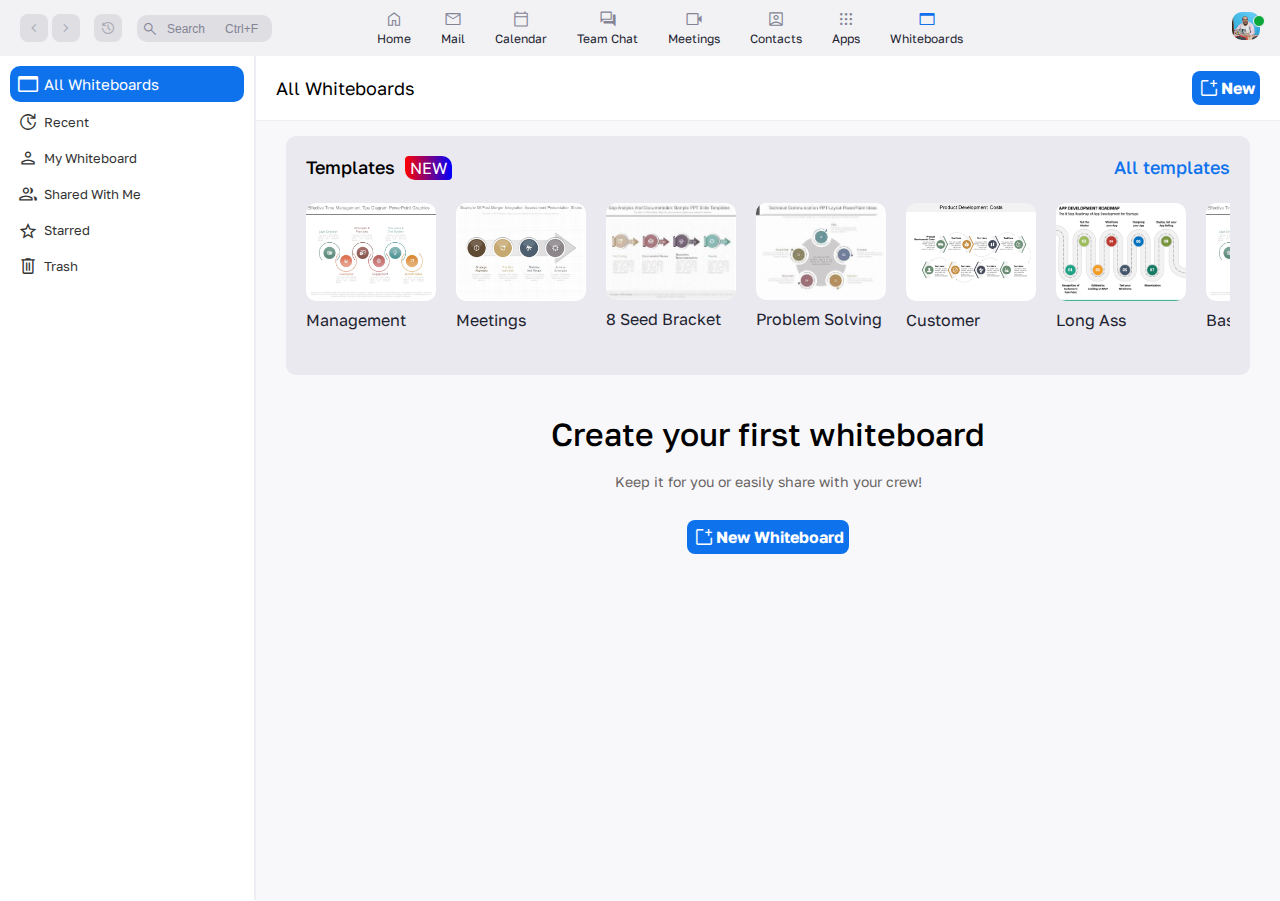
<file: Main Page/Whiteboards/index.html>
<!DOCTYPE html>
<html lang="en">
<head>
    <meta charset="UTF-8">
    <meta http-equiv="X-UA-Compatible" content="IE=edge">
    <meta name="viewport" content="width=device-width, initial-scale=1.0">
    <title>Whiteboard - Zoom</title>
    <link rel="stylesheet" href="css/section.css">
    <link rel="stylesheet" href="../main.css">
    <link rel="shortcut icon" href="../main-img/Zoom-Logo-PNG-Image.png" />
    <link rel="preconnect" href="https://fonts.googleapis.com">
    <link rel="preconnect" href="https://fonts.gstatic.com" crossorigin>
    <link href="https://fonts.googleapis.com/css2?family=Golos+Text:wght@300;400;500;600&display=swap" rel="stylesheet">
    <link rel="stylesheet" href="https://fonts.googleapis.com/css2?family=Material+Symbols+Outlined:opsz,wght,FILL,GRAD@20..48,100..700,0..1,-50..200" />
</head>
<body>
    <header>
        <div class="container">
            <div class="header-controls">
                <div>
                    <i class="material-symbols-outlined" >chevron_left</i>
                    <i class="material-symbols-outlined" >chevron_right</i>
                    <i class=" last material-symbols-outlined" >history</i>
                </div>
                <div>
                    <input type="search" placeholder="Search      Ctrl+F">
                    <i class="material-symbols-outlined" >search</i>
                </div>
            </div>
            <div class="header-links">
                <a href="../Home/index.html"><i class="material-symbols-outlined" >home</i><p>Home</p></a>
                <a href="../Mail/index.html"><i class="material-symbols-outlined" >mail</i><p>Mail</p></a>
                <a href="../Calendar/index.html"><i class="material-symbols-outlined" >calendar_today</i><p>Calendar</p></a>
                <a href="../Team Chat/index.html"><i class="material-symbols-outlined">forum</i><p>Team Chat</p></a>
                <a href="../Meeting/index.html"><i class="material-symbols-outlined" >videocam</i><p>Meetings</p></a>
                <a href="../Contacts/index.html"><i class="material-symbols-outlined" >account_box</i><p>Contacts</p></a>
                <a href="../Apps/index.html"><i class=" material-symbols-outlined" >apps</i><p>Apps</p></a>
                <a href="#"><i class=" active solid material-symbols-outlined">web_asset</i><p>Whiteboards</p></a>
            </div>
            <div>
                <img width="100%" src="../main-img/IMG_8052.JPG" alt="">
            </div>
        </div>
    </header>
    <section>
        <div class="container">
            <aside>
                <ul>
                    <li class="actv" > <i class="solid material-symbols-outlined">web_asset</i> All Whiteboards</li>
                    <li><i class="material-symbols-outlined">update</i> Recent</li>
                    <li><i class="material-symbols-outlined">person</i>My Whiteboard</li>
                    <li><i class="material-symbols-outlined">group</i>Shared With Me</li>
                    <li><i class="material-symbols-outlined">star</i>Starred</li>
                    <li><i class="material-symbols-outlined">delete</i>Trash</li>
                </ul>
            </aside>
            <div class="main">
                <div class="head">
                    <h1>All Whiteboards</h1><a href="#"> <i class="material-symbols-outlined">new_window</i><b>New</b></a>
                </div>
                <div class="title">
                    <div class="templates">
                        <div class="head">
                            <h2>Templates<span>NEW</span></h2>
                            <h2>All templates</h2>
                        </div>
                        <div class="slider">
                            <div class="temp">
                                <div class="img">
                                    <img width="100%" src="img/effective_time_management_tips_diagram_powerpoint_graphics_Slide01.jpg" alt="">
                                </div>
                                <p>Management</p>
                            </div>
                            <div class="temp">
                                <div class="img">
                                    <img width="100%" src="img/example_of_post_merger_integration_assessment_presentation_slides_Slide01.jpg" alt="">
                                </div>
                                <p>Meetings</p>
                            </div>
                            <div class="temp">
                                <div class="img">
                                    <img width="100%" src="img/OIP (1).jpeg" alt="">
                                </div>
                                <p>8 Seed Bracket</p>
                            </div>
                            <div class="temp">
                                <div class="img">
                                    <img width="100%" src="img/OIP.jpeg" alt="">
                                </div>
                                <p>Problem Solving</p>
                            </div>
                            <div class="temp">
                                <div class="img">
                                    <img width="100%" src="img/product_development_costs_ppt_powerpoint_presentation_ideas_cpb_Slide01.jpg" alt="">
                                </div>
                                <p>Customer</p>
                            </div>
                            <div class="temp">
                                <div class="img">
                                    <img width="100%" src="img/Screenshot 2023-02-28 232737.png" alt="">
                                </div>
                                <p>Long Ass</p>
                            </div>
                            <div class="temp">
                                <div class="img">
                                    <img width="100%" src="img/effective_time_management_tips_diagram_powerpoint_graphics_Slide01.jpg" alt="">
                                </div>
                                <p>Basics</p>
                            </div>
                            <div class="temp">
                                <div class="img">
                                    <img width="100%" src="img/effective_time_management_tips_diagram_powerpoint_graphics_Slide01.jpg" alt="">
                                </div>
                                <p>Management</p>
                            </div>
                            <div class="temp">
                                <div class="img">
                                    <img width="100%" src="img/example_of_post_merger_integration_assessment_presentation_slides_Slide01.jpg" alt="">
                                </div>
                                <p>Meetings</p>
                            </div>
                            <div class="temp">
                                <div class="img">
                                    <img width="100%" src="img/OIP (1).jpeg" alt="">
                                </div>
                                <p>8 Seed Bracket</p>
                            </div>
                            <div class="temp">
                                <div class="img">
                                    <img width="100%" src="img/OIP.jpeg" alt="">
                                </div>
                                <p>Problem Solving</p>
                            </div>
                            <div class="temp">
                                <div class="img">
                                    <img width="100%" src="img/product_development_costs_ppt_powerpoint_presentation_ideas_cpb_Slide01.jpg" alt="">
                                </div>
                                <p>Customer</p>
                            </div>
                            <div class="temp">
                                <div class="img">
                                    <img width="100%" src="img/Screenshot 2023-02-28 232737.png" alt="">
                                </div>
                                <p>Long Ass</p>
                            </div>
                            <div class="temp">
                                <div class="img">
                                    <img width="100%" src="img/effective_time_management_tips_diagram_powerpoint_graphics_Slide01.jpg" alt="">
                                </div>
                                <p>Basics</p>
                            </div>
                        </div>
                    </div>
                    <div class="new">
                        <div class="parent">
                            <h1>Create your first whiteboard</h1>
                            <p>Keep it for you or easily share with your crew!</p>
                            <a href="#"><i class="material-symbols-outlined">new_window</i><b>New Whiteboard</b></a>
                        </div>
                    </div>
                </div>
            </div>
        </div>
    </section>
</body>
</html>
</file>
<file: Sign Up/css/main.css>
*{
    margin: 0;
    padding: 0;
    box-sizing: border-box;
}
html {
    scroll-behavior: smooth;
}
body{
    font-family: 'Golos Text', sans-serif,serif;
}
a {
    text-decoration: none;
}
ul {
    list-style: none;
}
.container {
    margin: 0 auto;
    padding: 0 60px;
    max-width: 1400px;
}
header {
    padding: 20px 0;
    border-bottom: 1px solid #ebebeb;
}
header .container {
    display: flex;
    align-items: center;
    justify-content: space-between;
}
header .img{
    width: 110px;
}
header ul {
    display: flex;
    align-items: center;
}
header ul li {
    margin-left: 16px;
    color: #232333;
    font-weight: 400;
}
header ul li a {
    color: #0956b5;
    padding: 6px 12px;
    font-size: 13px;
    font-weight: 500;
    transition: .6s;
    -webkit-transition: .6s;
    -moz-transition: .6s;
    -ms-transition: .6s;
    -o-transition: .6s;
    border-radius: 5px;
    -webkit-border-radius: 5px;
    -moz-border-radius: 5px;
    -ms-border-radius: 5px;
    -o-border-radius: 5px;
}
header ul li:last-of-type a{
    display: flex;
    align-items: center;

}
header ul li a:hover {
    background-color: #f2f8ff;
}
section .container {
    padding: 0;
    display: flex;
    align-items: center;
}
section .img-lis{
    position: relative;
    text-align: center;
    padding: 20px;
    width: 40%;
    background-color: #f7f9fa;
}
section .img-lis .lis {
    background-color: #fff;
    padding: 32px 32px 25px ;
    font-size: 15px;
    color: #232333;
    margin-top: 30px;
    text-align: left;
    border-radius: 10px;
    -webkit-border-radius: 10px;
    -moz-border-radius: 10px;
    -ms-border-radius: 10px;
    -o-border-radius: 10px;
    box-shadow: 0 4px 8px rgb(19 22 25 / 10%), 0 2px 4px rgb(19 22 25 / 10%);
}
section .img-lis .lis h1 {
    font-size: 24px;
    font-weight: 600;
    margin-bottom: 20px;
}
section .img-lis .lis ul li {
    margin-bottom: 12px;
    position: relative;
    padding-left: 35px;
    line-height: 1.4;
}
section .img-lis .lis ul li::before {
    font-family: 'Material Symbols Outlined' ;
    content:'\e86c';
    position: absolute;
    top: 50%;
    left: 0;
    transform: translateY(-50%);
    color: #23d959;
    font-size: 24px;
    font-variation-settings:'FILL' 1,'wght' 400,'GRAD' 0,'opsz' 40;
    -webkit-transform: translateY(-50%);
    -moz-transform: translateY(-50%);
    -ms-transform: translateY(-50%);
    -o-transform: translateY(-50%);
}
section .answer {
    width: 60%;
}
section .answer > div {
    width: 400px;
    margin: 0 auto;
    text-align: center;
}
section .answer h1 {
    font-size: 33px;
    margin-bottom: 33px;
    font-weight: 500;
    color: #131619;
}
section .answer p {
    font-size: 14px;
    margin-bottom: 24px;
    color: #232333;
}
section .answer input {
    width: calc(100% - 60px);
    margin-bottom: 30px;
    color: #6e7680;
    font-size: 16px;
    border: none;
    padding:12px;
    border-radius: 10px;
    -webkit-border-radius: 10px;
    -moz-border-radius: 10px;
    -ms-border-radius: 10px;
    -o-border-radius: 10px;
    transition: .3s;
    -webkit-transition: .3s;
    -moz-transition: .3s;
    -ms-transition: .3s;
    -o-transition: .3s;
}

section .answer input:first-of-type {
    border: 1px solid #6e7680;
    outline: none;

}
section .answer input:first-of-type:focus {
    box-shadow: 0 0 0 2px #fff, 0 0 0 4px #0e72ed;
}

section .answer input:last-of-type {
    background-color: #f1f4f6;

}
section .answer input:last-of-type:hover {
    background-color:#0e72ed;
    color: #fff;
}
</file>
<file: Sign In/css/main.css>
*{
    margin: 0;
    padding: 0;
    box-sizing: border-box;
}
body{
    font-family: 'Golos Text', sans-serif,serif;
}
a {
    text-decoration: none;
}
ul {
    list-style: none;
}
.container {
    margin: 0 auto;
    padding: 0 60px;
    max-width: 1400px;
}
header {
    padding: 20px 0;
    border-bottom: 1px solid #ebebeb;
}
header .container {
    display: flex;
    align-items: center;
    justify-content: space-between;
}
header .img{
    width: 110px;
}
header ul {
    display: flex;
    align-items: center;
}
header ul li {
    margin-left: 16px;
    color: #232333;
    font-weight: 400;
}
header ul li a {
    color: #0956b5;
    padding: 6px 12px;
    font-size: 13px;
    font-weight: 500;
    transition: .6s;
    -webkit-transition: .6s;
    -moz-transition: .6s;
    -ms-transition: .6s;
    -o-transition: .6s;
    border-radius: 5px;
    -webkit-border-radius: 5px;
    -moz-border-radius: 5px;
    -ms-border-radius: 5px;
    -o-border-radius: 5px;
}
header ul li:last-of-type a{
    display: flex;
    align-items: center;

}
header ul li a:hover {
    background-color: #f2f8ff;
}
section .container {
    padding: 0;
    display: flex;
}
section .img{
    position: relative;
    text-align: center;
    width: 40%;
    background-color: #f7f9fa;
}
section .img img{
    position: absolute;
    top: 50%;
    left: 50%;
    transform: translate(-50%, -50%);
    -webkit-transform: translate(-50%, -50%);
    -moz-transform: translate(-50%, -50%);
    -ms-transform: translate(-50%, -50%);
    -o-transform: translate(-50%, -50%);
}

section .form{
    width: 60%;
    padding:25px 0 35px 0 ;
}
section .form h1 {
    text-align: center;
    font-weight: 600;
    color: #131619;
    margin-bottom: 34px;
    font-size: 34px;
    letter-spacing: 3px;

}
section .form form {
    margin: 0 auto;
    width: 340px;
}
section .form form input:not(input[type=checkbox]) {
    border: none;
    border: 1px solid #444b53;
    outline: none;
    width: 100%;
    font-size: 16px;
    color: #6e7680;
    padding: 14px;
    border-radius: 8px;
    margin-bottom: 24px;
    -webkit-border-radius: 8px;
    -moz-border-radius: 8px;
    -ms-border-radius: 8px;
    -o-border-radius: 8px;
    transition: .3s;
    -webkit-transition: .3s;
    -moz-transition: .3s;
    -ms-transition: .3s;
    -o-transition: .3s;
}
section .form form input:not([type=checkbox]):focus {
    box-shadow: 0 0 0 2px #fff, 0 0 0 4px #0e72ed;
}
section .form form .go {
    display: block;
    padding: 10px;
    border: none;
    text-align: center;
    width: 100%;
    font-size: 16px;
    background-color: #0e72ed;
    color: #fff;
    margin-bottom: 24px;
    outline: none;
    cursor: pointer;
    border-radius: 10px;
    -webkit-border-radius: 10px;
    -moz-border-radius: 10px;
    -ms-border-radius: 10px;
    -o-border-radius: 10px;
    transition: .3s;
    -webkit-transition: .3s;
    -moz-transition: .3s;
    -ms-transition: .3s;
    -o-transition: .3s;
}
section .form form .go:hover {
    background-color: #0956b5;
}
section .form form .forgot {
    display: flex;
    align-items: center;
    justify-content:space-between;
    margin-bottom: 10px;
}
section .form form .forgot a {
    color: #0956b5;
    font-size: 14px;
    font-weight: 500;
}
section .form form .forgot a i {
    font-size: 14px;
    vertical-align: bottom;
    margin-left: 4px;
}
section .form form p {
    font-size: 14px;
    color: #747487;
    margin-bottom: 20px;
    line-height: 1.4;
}
section .form form p a{
    color: #0956b5;
    font-size: 15px;
    transition: .3s;
    -webkit-transition: .3s;
    -moz-transition: .3s;
    -ms-transition: .3s;
    -o-transition: .3s;
}
section .form form p a:hover{
    text-decoration: underline;
}
section .form form .checkbox input {
    width:18px;
    height:18px;
    cursor: pointer;
    overflow: hidden;
    background-color: #0956b5;
    vertical-align: bottom;
}
section .form form .checkbox input:focus {
    appearance: none;
    background-color: #0e72ed;
}
section .form form .checkbox {
    font-size: 15px;
    color: #131619;
}
section .form form .or {
    text-align: center;
    margin: 35px 0 15px ;
    position: relative;
    font-size: 14px;
    color: #747487;
    background-color: #fff;
}
section .form form .or::before, 
section .form form .or::after {
    content: '';
    position: absolute;
    top: 9px;
    height: 2px;
    width: 105px;
    background-color: #ededf4;
}
section .form form .or::before {
    left: 0;
}
section .form form .or::after {
    right: 0;
}
section .form form .social {
    display: flex;
    text-align: center;
    justify-content: space-evenly;
    align-items: center;
}
section .form form .social a{
    color: #0404138f;
    margin: 20px 0 30px;
    transition: .3s;
    -webkit-transition: .3s;
    -moz-transition: .3s;
    -ms-transition: .3s;
    -o-transition: .3s;
}
section .form form .social a:hover div {
    background-color: #efeff4;
}
section .form form .social a:hover {
    color: #131619;
}

section .form form .social a div {
    width: 45px;
    height: 45px;
    text-align: center;
    line-height: 55px;
    border: 1px solid #52528017;
    font-size:14px ;
    border-radius: 10px;
    -webkit-border-radius: 10px;
    -moz-border-radius: 10px;
    -ms-border-radius: 10px;
    -o-border-radius: 10px;
    margin: 0 auto 10px;
    transition: .3s;
    -webkit-transition: .3s;
    -moz-transition: .3s;
    -ms-transition: .3s;
    -o-transition: .3s;
}
</file>
<file: Main Page/Apps/css/section.css>
::-webkit-scrollbar{
    width: 0px;
}
section .material-symbols-outlined{
    font-variation-settings:
    'FILL' 0,
    'wght' 100,
    'GRAD' 0,
    'opsz' 2 ;
  }
  section .container {
    padding: 0;
      display: flex;
    }
    aside {
    width: 25%;
    height:calc(100vh - 56px);
    padding-left:10px ;
    padding-right:10px ;
    overflow-y: scroll;
    display: flex;
    flex-direction: column;
    border-right:2px solid #ededf4 ;
  }
  aside::-webkit-scrollbar {
    width: 10px;

}
aside::-webkit-scrollbar-thumb {
    background-color:rgba(176, 169, 169, 0.333);
    border-radius: 20px;
    -webkit-border-radius: 20px;
    -moz-border-radius: 20px;
    -ms-border-radius: 20px;
    -o-border-radius: 20px;
}
aside ul {
    padding: 20px 0;
}
aside ul .actv {
    position: relative;
    background-color: #0e72ed;
    color: #fff;
    font-size: 15px;
    cursor: pointer;
}
aside ul .actv::before {
    font-family:'Material Symbols Outlined' ;
    content: '\e5cf';
    position: absolute;
    left: 5px;
}
aside ul li {
    font-size: 13px;
    cursor: pointer;
    padding: 10px 25px;
    color: #999;
    transition: .3s;
    -webkit-transition: .3s;
    -moz-transition: .3s;
    -ms-transition: .3s;
    -o-transition: .3s;
    border-radius: 10px;
    -webkit-border-radius: 10px;
    -moz-border-radius: 10px;
    -ms-border-radius: 10px;
    -o-border-radius: 10px;
}
aside ul  input {
    border: none;
    outline: none;
    border: 1px solid #999;
    width: 100%;
    padding: 7px 25px;
    margin-bottom: 20px;
    border-radius: 10px;
    -webkit-border-radius: 10px;
    -moz-border-radius: 10px;
    -ms-border-radius: 10px;
    -o-border-radius: 10px;
}
aside ul div {
    position: relative;
}
aside ul div::before {
    font-family: 'Material Symbols Outlined';
    content: '\e8b6';
    position: absolute;
    color: #777;
    top: 5px;
    left: 5px;
}
aside ul input::placeholder {
    font-size: 14px;
}

aside ul li:not(.actv):hover {
    background-color: #eee;
}
  section .main {
      width: 80%;
      padding: 30px;
    height:calc(100vh - 56px);
    overflow-x: hidden;
  }
  section .main::-webkit-scrollbar {
    width: 10px;
  }
  section .main::-webkit-scrollbar-thumb {
    background-color: #e5e2e2;
    border-radius: 20px;
    -webkit-border-radius: 20px;
    -moz-border-radius: 20px;
    -ms-border-radius: 20px;
    -o-border-radius: 20px;
}
  .main h1 {
    padding-bottom: 20px;
    border-bottom: 2px solid #eee;
    color: #222230;
  }
  .apps .app {
    padding: 30px 0;
    border-bottom: 1px solid #ededf4 ;
  }
.apps .app h3 {
    font-size: 15px;
    font-weight: 500;
    margin-bottom: 10px;
    display: flex;
    justify-content: space-between;
}
.apps .app h3 span {
    color: #0e72ed;
    cursor: pointer;
    font-size: 14px;
    font-weight: 300;
}
.apps .app .cards {
    display: flex;
    flex-wrap: wrap;
    gap: 20px;
}
.apps .app .cards .card {
    width: calc((100% - 40px) / 3);
    display: flex;
    align-items: center;
}
.apps .app .cards .card .border-b {
    border-bottom: 1px solid #ededf4;
}
.apps .app .cards .card .card-info {
    margin-left: 10px;
    padding: 12px 0;
}
.apps .app .cards .card .card-info p {
    font-size: 13px;
    line-height: 2;
}
.apps .app .cards .card .card-info p:last-of-type {
    font-size: 11px;
    font-weight: 200;
    color: #999;
}
</file>
<file: Main Page/main.css>
*{
    margin: 0;
    padding: 0;
    box-sizing: border-box;
}
body{
    font-family: 'Golos Text', sans-serif,serif;
}
a {
    text-decoration: none;
}
ul {
    list-style: none;
}
input::placeholder {
    color: #848495;
    font-size: 12px;
}
.material-symbols-outlined {
  font-variation-settings:
  'FILL' 0,
  'wght' 400,
  'GRAD' 0,
  'opsz' 48
}
.solid.material-symbols-outlined {
  font-variation-settings:
  'FILL' 1,
  'wght' 400,
  'GRAD' 0,
  'opsz' 48;
}
.active {
    color: #0e71eb !important;

}
.container {
    margin: 0 auto;
    padding: 0 20px;
    max-width: 1400px;
}
header {
    background-color: #f2f2f5;
}
header .container {
    display: flex;
    align-items: center;
    padding-top: 10px;
    padding-bottom: 10px;
}
header .header-controls {
    display: flex;
    align-items: center;
}
.header-controls div:first-of-type i {
    font-size: 16px;
    padding: 6px;
    cursor: no-drop;
    background-color: #dedee3;
    color: #a9a9b3;
    border-radius: 8px;
    -webkit-border-radius: 8px;
    -moz-border-radius: 8px;
    -ms-border-radius: 8px;
    -o-border-radius: 8px;
}
.header-controls div .last {
    margin: 0 10px;
}
.header-controls div:last-of-type {
    position: relative;
    width: 230px;
} 
.header-controls div:last-of-type input {
    padding: 6px 0px 6px 30px;
    cursor: pointer;
    border: none;
    outline: none;
    margin-left: 5px;
    width:135px ;
    background-color:#dedee3 ;
    border-radius: 10px;
    -webkit-border-radius: 10px;
    -moz-border-radius: 10px;
    -ms-border-radius: 10px;
    -o-border-radius: 10px;
    transition: .3s;
    -webkit-transition: .3s;
    -moz-transition: .3s;
    -ms-transition: .3s;
    -o-transition: .3s;
} 
.header-controls div:last-of-type input:focus {
    width: 100%;
}
.header-controls div:last-of-type i {
    position: absolute;
    font-size: 16px;
    left: 10px;
    top: 6px;
    color: #848495;
} 
header .header-links {
    display: flex;
    flex: 1;
    text-align: center;
    align-items: center;
    font-size: 12px;
}
header .header-links a {
    padding: 0 15px;
    color: #848495;
    transition: .3s;
    -webkit-transition: .3s;
    -moz-transition: .3s;
    -ms-transition: .3s;
    -o-transition: .3s;
}
header .header-links a:hover i {
    color: #222230;
}
header .header-links a p {
    color: #222230;
}
header .header-links a i {
    font-size: 18px;
}
header .container > div:last-of-type {
    position: relative;
}
header .container > div:last-of-type::before {
    content: '';
    position: absolute;
    width: 10px;
    height: 10px;
    background-color: #09a639;
    right: -5px;
    top: 3px;
    border: 1px solid #f2f2f5;
    border-radius: 50%;
    -webkit-border-radius: 50%;
    -moz-border-radius: 50%;
    -ms-border-radius: 50%;
    -o-border-radius: 50%;
}
header .container > div:last-of-type img {
    background-color: #0e71eb;
    width: 28px;
    border-radius: 10px;
    -webkit-border-radius: 10px;
    -moz-border-radius: 10px;
    -ms-border-radius: 10px;
    -o-border-radius: 10px;
}
</file>
<file: Main Page/Mail/css/mail.css>
section .default {
    width: 440px;
    margin: 0 auto;
}
section .default div {
    width: 170px;
    margin: 40px auto;
}
section .default h1 {
    text-align: center;
    color: #131619;
    font-size: 25px;
    margin-bottom: 24px;
}
section .default h1 + p {
    font-size: 14px;
    color: #727476;
    text-align: center;
    line-height: 1.5;
    margin-bottom: 50px;
}
section .default p:last-of-type {
    font-size: 10px;
    text-align: center;
    line-height: 1.6;
    color: #6e7680;
    margin-bottom: 24px;
}
section .default p a {
    color: #0956b5;
}
section .default > a {
    display: block;
    width: 200px;
    padding: 6px 10px;
    margin: 0 auto 30px;
    text-align: center;
    font-size: 16px;
    color: white;
    background-color: #0e72ed;
    border-radius: 10px;
    -webkit-border-radius: 10px;
    -moz-border-radius: 10px;
    -ms-border-radius: 10px;
    -o-border-radius: 10px;
}
</file>
<file: Main Page/Contacts/css/section.css>
section .material-symbols-outlined{
    font-variation-settings:
    'FILL' 0,
    'wght' 100,
    'GRAD' 0,
    'opsz' 2 ;
  }
  section .container {
    padding: 0;
      display: flex;
      height:calc(100vh - 56px);
    }
    aside {
    width: 30%;
    padding: 0 !important;
    display: flex;
    flex-direction: column;
    border-right:2px solid #ededf4 ;
  }
  aside .top {
    display: flex;
    justify-content: space-between;
    align-items: center;
    padding: 10px 5px;
    font-size: 14px;
  }
  aside .top > div {
    display: flex;
    background-color: #ededf4;
    border-radius: 10px 0 0 10px;
    -webkit-border-radius: 10px 0 0 10px;
    -moz-border-radius: 10px 0 0 10px;
    -ms-border-radius: 10px 0 0 10px;
    -o-border-radius: 10px 0 0 10px;
} 
  aside .top span {
  display: block;
  background-color: #ededf4;
  border: 2px solid #ededf4;
  padding:4px 8px;
  font-size: 12px;
  border-radius: 10px;
  -webkit-border-radius: 10px;
  -moz-border-radius: 10px;
  -ms-border-radius: 10px;
  -o-border-radius: 10px;
}
aside .top span:first-of-type {
    background-color: #fff;
}
aside .top span:last-of-type {
    margin-right: -7px;
    border-radius: 0 10px 10px 0 ;
    -webkit-border-radius: 0 10px 10px 0 ;
    -moz-border-radius: 0 10px 10px 0 ;
    -ms-border-radius: 0 10px 10px 0 ;
    -o-border-radius: 0 10px 10px 0 ;
}
aside .top i {
    border-radius: 5px;
    transition: .3s;
    -webkit-transition: .3s;
    -moz-transition: .3s;
    -ms-transition: .3s;
    -o-transition: .3s;
    -webkit-border-radius: 5px;
    -moz-border-radius: 5px;
    -ms-border-radius: 5px;
    -o-border-radius: 5px;
}
aside .top i:hover {
    background-color: #eee;
}
  aside .top i:first-of-type,
  aside .top span:first-of-type {
  color: #0e72ed; /* main color*/
  cursor: pointer;
}
  aside .top i:last-of-type,
  aside .top span:last-of-type {
  color: #747487; /* main color*/
  cursor: pointer;
}
aside h3 {
    color: #333;
    padding:10px 20px;
    font-size: 15px;
}
aside ul li {
    display: flex;
    position: relative;
    font-size: 12px;
    justify-content: space-between;
    padding: 10px 10px 10px 30px;
    transition: .3s;
    -webkit-transition: .3s;
    -moz-transition: .3s;
    -ms-transition: .3s;
    -o-transition: .3s;
}
aside ul li::before {
    font-family:'Material Symbols Outlined' ;
    content: '\e409';
    position: absolute;
    left: 10px;
    font-size: 15px;
    line-height: 15px;
}
aside ul li:hover {
    background-color: #eee;
}
  section .main {
      width: 80%;
      position: relative;
      text-align: center;
  }
  section .main > div {
      width: 350px;
      font-size: 13px;
      color: #777;
      position: absolute;
      left: 50%;
      top: 50%;
      transform: translate(-50%,-50%);
      -webkit-transform: translate(-50%,-50%);
      -moz-transform: translate(-50%,-50%);
      -ms-transform: translate(-50%,-50%);
      -o-transform: translate(-50%,-50%);
  }
  section .main div div {
      width: 130px;
      margin: 25px auto;
  }
</file>
<file: Main Page/Home/css/home.css>
section {
    margin-top: 100px;
    margin-bottom: 100px;
}
section .container {
    display: flex;
    align-items: center;
    position: relative;
}
section .container > i {
    position: absolute;
    cursor: pointer;
    padding: 6px;
    right: 20px;
    top: -85px;
    color: #a9a9b3;
    transition: .3s;
    -webkit-transition: .3s;
    -moz-transition: .3s;
    -ms-transition: .3s;
    -o-transition: .3s;
    border-radius: 10px;
    -webkit-border-radius: 10px;
    -moz-border-radius: 10px;
    -ms-border-radius: 10px;
    -o-border-radius: 10px;
}
section .container > i:hover {
    color: #222230;
    background-color: #eee;
}
section .apps-container {
    display: flex;
    width: 50%;
    margin-right: 70px;
}
section .apps {
    width: 300px;
    margin-left: auto;
    display: flex;
    justify-content: center;
    flex-wrap: wrap;
    gap:40px 0px;
}
section .apps .app{
    text-align: center;
    width: calc(50%);
}
section .app div {
    width: 90px;
    height: 90px;
    line-height: 30px;
    margin: 0 auto;
    background-color: #0e77ed;
    margin-bottom: 16px;
    border-radius: 30px;
    -webkit-border-radius: 30px;
    -moz-border-radius: 30px;
    -ms-border-radius: 30px;
    -o-border-radius: 30px;
}
section .app:not(.orange) div:hover {
    background-color: #0e71eb;
}
section .orange div {
    background-color: #f26d21;
}
section .app p {
    font-size: 14px;
    color: #222230;
}
section .app div i {
    color: white;
    line-height: 90px;
    font-size: 50px;
}
section .right {
    display: flex;
    width: 50%;
}
section .right .calender {
    position: relative;
    width: 350px;
    margin-right: auto;
    overflow: hidden;
    border: 1px solid #eee;
    border-radius: 10px;
    -webkit-border-radius: 10px;
    -moz-border-radius: 10px;
    -ms-border-radius: 10px;
    -o-border-radius: 10px;
}
section .right .calender > div:first-of-type {
    position: relative;
}
section .right .calender > div:first-of-type i {
    position: absolute;
    opacity: 0;
    right: 10px;
    top: 10px;
    width: 35px;
    height: 35px;
    line-height: 35px;
    font-size: 20px;
    color: #fff;
    text-align: center;
    background-color: rgba(255, 255, 255, 0.3);
    border-radius: 10px;
    -webkit-border-radius: 10px;
    -moz-border-radius: 10px;
    -ms-border-radius: 10px;
    -o-border-radius: 10px;
    transition: .3s;
    -webkit-transition: .3s;
    -moz-transition: .3s;
    -ms-transition: .3s;
    -o-transition: .3s;
}

section .right .calender > div:hover > i {
    opacity: 1;
}
section .right .calender > div .date {
    position: absolute;
    top: 50%;
    left: 50%;
    color: white;
    transform: translate(-50%, -50%);
    -webkit-transform: translate(-50%, -50%);
    -moz-transform: translate(-50%, -50%);
    -ms-transform: translate(-50%, -50%);
    -o-transform: translate(-50%, -50%);
}
section .right .calender > div .date h1 {
    font-size: 40px;
    font-weight: normal;
}
section .right .calender > div .date p {
    font-size:13px;
    font-weight: normal;
}
section .right .calender .hover .none {
    position: absolute;
    opacity: 0;
    top: 50%;
    padding: 5px;
    line-height: 1.3;
    left:80px;
    width: 200px;
    font-size: 12px;
    text-align: center;
    color: #222230;
    border:1px solid #eee ;
    border-radius:8px ;
    -webkit-border-radius:8px ;
    -moz-border-radius:8px ;
    -ms-border-radius:8px ;
    -o-border-radius:8px ;
    transition: .3s;
    -webkit-transition: .3s;
    -moz-transition: .3s;
    -ms-transition: .3s;
    -o-transition: .3s;
}
section .right .calender .hover .none::before {
    content: '';
    position: absolute;
    bottom: -6px;
    left: calc(50% - 6px);
    background-color: white;
    width: 10px;
    height: 10px;
    border-width: 1px;
    border-style:solid ;
    border-color:transparent #eee #eee transparent ;
    transform: rotate(45deg);
    -webkit-transform: rotate(45deg);
    -moz-transform: rotate(45deg);
    -ms-transform: rotate(45deg);
    -o-transform: rotate(45deg);
    border-radius: 0 0 2px 0;
    -webkit-border-radius: 0 0 2px 0;
    -moz-border-radius: 0 0 2px 0;
    -ms-border-radius: 0 0 2px 0;
    -o-border-radius: 0 0 2px 0;
}
section .right .calender .hover  {
    padding: 140px 0 ;
    text-align: center;
    font-size: 13px;
    margin: 0 auto;
}
section .right .calender .hover i {
    vertical-align: bottom;
    font-size: 16px;
}
section .right .calender > .hover:hover span , 
section .right .calender > .hover:hover i  {
    cursor: pointer;
    color: #0e72ed;
} 
section .right .calender > .hover span:hover + .none  {
    opacity: 1;
}
</file>
<file: Main Page/Meeting/css/section.css>
section .material-symbols-outlined{
    font-variation-settings:
    'FILL' 0,
    'wght' 100,
    'GRAD' 0,
    'opsz' 2 ;
  }
  section .container {
    padding: 0;
      display: flex;
      height:calc(100vh - 56px);
    }
    aside {
    width: 30%;
    padding: 0 !important;
    display: flex;
    flex-direction: column;
    border-right:2px solid #ededf4 ;
  }
  aside .top {
    display: flex;
    justify-content: space-between;
    align-items: center;
    padding: 10px 5px;
    font-size: 14px;
  }
  aside .top > div {
    display: flex;
    background-color: #ededf4;
    border-radius: 10px 0 0 10px;
    -webkit-border-radius: 10px 0 0 10px;
    -moz-border-radius: 10px 0 0 10px;
    -ms-border-radius: 10px 0 0 10px;
    -o-border-radius: 10px 0 0 10px;
} 
  aside .top span {
  display: block;
  background-color: #ededf4;
  border: 2px solid #ededf4;
  padding:4px 8px;
  font-size: 12px;
  border-radius: 10px;
  -webkit-border-radius: 10px;
  -moz-border-radius: 10px;
  -ms-border-radius: 10px;
  -o-border-radius: 10px;
}
aside .top span:first-of-type {
    background-color: #fff;
}
aside .top span:last-of-type {
    margin-right: -7px;
    border-radius: 0 10px 10px 0 ;
    -webkit-border-radius: 0 10px 10px 0 ;
    -moz-border-radius: 0 10px 10px 0 ;
    -ms-border-radius: 0 10px 10px 0 ;
    -o-border-radius: 0 10px 10px 0 ;
}
aside .top i {
    border-radius: 5px;
    transition: .3s;
    -webkit-transition: .3s;
    -moz-transition: .3s;
    -ms-transition: .3s;
    -o-transition: .3s;
    -webkit-border-radius: 5px;
    -moz-border-radius: 5px;
    -ms-border-radius: 5px;
    -o-border-radius: 5px;
}
aside .top i:hover {
    background-color: #eee;
}
  aside .top i:first-of-type,
  aside .top span:first-of-type {
  color: #0e72ed; /* main color*/
  cursor: pointer;
}
  aside .top i:last-of-type,
  aside .top span:last-of-type {
  color: #747487; /* main color*/
  cursor: pointer;
}
aside .tow {
    position: relative;
    padding: 0 25px;
}
aside .tow .id {
    text-align: center;
    padding: 20px;
    border-radius: 10px;
    -webkit-border-radius: 10px;
    -moz-border-radius: 10px;
    -ms-border-radius: 10px;
    -o-border-radius: 10px;
    transition: .3s;
    -webkit-transition: .3s;
    -moz-transition: .5s;
    -ms-transition: .3s;
    -o-transition: .3s;
} 
aside .tow .id h1 {
    font-weight: 200;
}
aside .tow .id p {
    color: #747487;
    font-size: 13px;
}
aside .tow .id:hover {
    outline: 2px solid #eee;
    background-color: #eee;
}

aside .no {
    padding: 130px 0;
    font-size: 13px;
    color: #747487;
    text-align: center;
    height: 100%;
    width: 250px;
    margin: 0 auto;
    border-top: 2px solid #eee;
}
.hover {
    display: flex;
    align-items: center;
    justify-content: center;
    border-top: 2px solid #ededf4;
    position: relative;
    width: 100%;
    cursor: pointer;
    padding: 10px;
    color: #0e72ed;
    font-size: 12px;
}

  .hover .none {
    position: absolute;
    opacity: 0;
    padding: 5px;
    line-height: 1.3;
    left:50%;
    top: -133%;
    transform: translateX(-50%);
    width: 200px;
    font-size: 12px;
    text-align: center;
    color: #222230;
    border:1px solid #eee ;
    border-radius:8px ;
    -webkit-border-radius:8px ;
    -moz-border-radius:8px ;
    -ms-border-radius:8px ;
    -o-border-radius:8px ;
    transition: .3s;
    -webkit-transition: .3s;
    -moz-transition: .3s;
    -ms-transition: .3s;
    -o-transition: .3s;
    -webkit-transform: translateX(-50%);
    -moz-transform: translateX(-50%);
    -ms-transform: translateX(-50%);
    -o-transform: translateX(-50%);
}
.hover .none::before {
    content: '';
    position: absolute;
    bottom: -6px;
    left: calc(50% - 6px);
    background-color: white;
    width: 10px;
    height: 10px;
    border-width: 1px;
    border-style:solid ;
    border-color:transparent #eee #eee transparent ;
    transform: rotate(45deg);
    -webkit-transform: rotate(45deg);
    -moz-transform: rotate(45deg);
    -ms-transform: rotate(45deg);
    -o-transform: rotate(45deg);
    border-radius: 0 0 2px 0;
    -webkit-border-radius: 0 0 2px 0;
    -moz-border-radius: 0 0 2px 0;
    -ms-border-radius: 0 0 2px 0;
    -o-border-radius: 0 0 2px 0;
}
section .right .calender .hover  {
    padding: 140px 0 ;
    text-align: center;
    font-size: 13px;
    margin: 0 auto;
}
section .right .calender .hover i {
    vertical-align: middle;
    font-size: 16px;
} 
.hover span:hover + .none  {
    opacity: 1;
}  
  section .main {
      width: 80%;
      position: relative;
      text-align: center;
  }
  section .main > div {
      width: 330px;
      font-size: 12px;
      color: #333;
      position: absolute;
      left: 50%;
      top: 50%;
      transform: translate(-50%,-50%);
      -webkit-transform: translate(-50%,-50%);
      -moz-transform: translate(-50%,-50%);
      -ms-transform: translate(-50%,-50%);
      -o-transform: translate(-50%,-50%);
  }
  section .main div div {
      width: 150px;
      margin: 35px auto;
  }
</file>
<file: Main Page/Team Chat/css/section.css>
section {
}
section .material-symbols-outlined{
  font-variation-settings:
  'FILL' 1,
  'wght' 100,
  'GRAD' 0,
  'opsz' 5
}
a, i{
    color: #a4a4b1;
}
i {
    vertical-align: middle;
    cursor: pointer;
    font-size: 1px;
}
section .container {
    padding-left: 0 ;
    margin-left: 0 ;
    display: flex;
    height:calc(100vh - 56px);
}
section aside {
    background-color: #1a1a1a ;
    width: 20%;
    padding: 10px;
    height: 100%;
}
aside h2 {
    color: #f5f5f5;
    font-size: 18px;
    padding: 10px 0;
    position: relative;
}
aside h2::before {
    font-family:'Material Symbols Outlined' ;
    content: '\f88d';
    position: absolute;
    right: 0;
    top: 0;
    width: 30px;
    height: 30px;
    text-align: center;
    line-height: 27px;
    font-size: 20px;
    font-variation-settings:'FILL' 0,'wght' 400,'GRAD' 0,'opsz' 5;
    background-color: #0e71eb;
    border-radius: 50%;
    -webkit-border-radius: 50%;
    -moz-border-radius: 50%;
    -ms-border-radius: 50%;
    -o-border-radius: 50%;
}
aside ul li a{
    font-size: 14px;
    padding: 2px;
    width: 100%;
    font-weight: 100;
    position: relative;
    display: block;
    border-radius: 6px;
    -webkit-border-radius: 6px;
    -moz-border-radius: 6px;
    -ms-border-radius: 6px;
    -o-border-radius: 6px;
    transition: .3s;
    -webkit-transition: .3s;
    -moz-transition: .3s;
    -ms-transition: .3s;
    -o-transition: .3s;
}
aside ul:first-of-type {
    border-bottom: 2px solid #2f2f2f;
    padding-bottom: 10px;
    margin-bottom: 10px;
}
aside ul:last-of-type a {
    padding: 5px 10px;
}
aside ul:last-of-type a::before {
    font-family:'Material Symbols Outlined' ;
    content: '\e5df';
    font-size: 24px;
    position: absolute;
    left:-4px;
}
aside ul:first-of-type li a i:first-of-type {
    color: #a0a0a0;
    margin:2px 5px 2px 3px;
    border-radius: 6px;
    background-color: #2f2f2f;
    -webkit-border-radius: 6px;
    -moz-border-radius: 6px;
    -ms-border-radius: 6px;
    -o-border-radius: 6px;
}
aside ul li a:hover {
    background-color: #2f2f2f;
    color: #fff;
}
section .main {
    width: 80%;
    position: relative;
    text-align: center;
}
section .main > div {
    width: 330px;
    font-size: 12px;
    color: #333;
    position: absolute;
    left: 50%;
    top: 50%;
    transform: translate(-50%,-50%);
    -webkit-transform: translate(-50%,-50%);
    -moz-transform: translate(-50%,-50%);
    -ms-transform: translate(-50%,-50%);
    -o-transform: translate(-50%,-50%);
}
section .main div div {
    width: 170px;
    margin: 0 auto;
}
</file>
<file: Main Page/Whiteboards/css/section.css>
section .material-symbols-outlined{
    font-variation-settings:
    'FILL' 0,
    'wght' 300,
    'GRAD' 0,
    'opsz' 2 ;
  }
  section .container {
    padding: 0;
    display: flex;
    }
    aside {
    width: 20%;
    height:calc(100vh - 56px);
    padding:10px;
    display: flex;
    flex-direction: column;
    border-right:2px solid #ededf4 ;
  }
aside ul .actv {
    background-color: #0e72ed;
    color: #fff;
    font-size: 15px;
    padding: 6px ;
    cursor: pointer;
}

aside ul li i {
    font-size: 20px;
    margin-right: 4px;
}
aside ul li {
    font-size: 13px;
    margin-bottom: 4px;
    display: flex;
    align-items: center;
    cursor: pointer;
    padding: 4px 6px ;
    color: #333;
    transition: .3s;
    -webkit-transition: .3s;
    -moz-transition: .3s;
    -ms-transition: .3s;
    -o-transition: .3s;
    border-radius: 10px;
    -webkit-border-radius: 10px;
    -moz-border-radius: 10px;
    -ms-border-radius: 10px;
    -o-border-radius: 10px;
}
aside ul li:not(.actv):hover {
    background-color: #b0d0fa3d;
}
.main {
    width: 80%;
}
.main .head {
    display: flex;
    align-items: center;
    padding: 15px 20px;
    justify-content: space-between;
    border-bottom:1px solid #ededf4 ;
}
.main .head h1 {
    flex: 1;
    font-weight: 100;
    font-size: 18px;
}
.main .head a {
    display: flex;
    align-items: center;
    font-size: 16px;
    background-color: #0e72ed;
    color: white;
    padding: 5px;
    border-radius: 8px;
    -webkit-border-radius: 8px;
    -moz-border-radius: 8px;
    -ms-border-radius: 8px;
    -o-border-radius: 8px;
}
.main .title {
    background-color: #f8f8fa;
    height: calc(100vh - 120px);
    padding: 15px 30px;

}
.main .title .templates {
    background-color: #e9e9ef;
    padding:20px ;
    border-radius: 10px;
    -webkit-border-radius: 10px;
    -moz-border-radius: 10px;
    -ms-border-radius: 10px;
    -o-border-radius: 10px;
}
.main .title .templates .head  {
    border: 0;
    padding: 0;
}

.main .title .templates .head span {
    font-size: 16px;
    margin-left: 10px;
    font-weight: 400;
    color: white;
    padding: 2px 5px;
    background-image: linear-gradient(to right , red, blue);
    border-radius:4px 10px 4px 10px ;
    -webkit-border-radius:4px 10px 4px 10px ;
    -moz-border-radius:4px 10px 4px 10px ;
    -ms-border-radius:4px 10px 4px 10px ;
    -o-border-radius:4px 10px 4px 10px ;
}
.main .title .templates .head  h2 {
    font-size: 18px;
    font-weight: 500;
}
.main .title .templates .head  h2:last-of-type {
    color: #0e72ed;
}
.main .title .templates .slider  {
    color:#222230;
    display: flex;
    padding: 25px 0;
    gap: 20px;
    overflow-x: scroll;
}
.slider::-webkit-scrollbar {
    width: 10px;
}
.slider::-webkit-scrollbar-thumb {
    background-color: #7272752e;
    border-radius: 20px;
    -webkit-border-radius: 20px;
    -moz-border-radius: 20px;
    -ms-border-radius: 20px;
    -o-border-radius: 20px;
}
.slider .temp {
    width: calc(100% / 7);
}
.slider .temp .img {
    width: 130px;
}
.slider .temp .img img {
    border-radius: 10px;
    -webkit-border-radius: 10px;
    -moz-border-radius: 10px;
    -ms-border-radius: 10px;
    -o-border-radius: 10px;
}
.slider .temp p {
    margin-top: 5px;
    color: #222230;
}
.new {
    text-align: center;
    margin-top: 40px;
}
.new h1 {
    font-weight: 500;
}
.new p {
    font-size: 14px;
    margin: 20px 0 30px ;
    color:#696464 ;
}
.new a {
    background-color: #0e72ed;
    color: white;
    display: flex;
    align-items: center;
    width: fit-content;
    margin: 0 auto;
    padding: 5px;
    border-radius: 8px;
    -webkit-border-radius: 8px;
    -moz-border-radius: 8px;
    -ms-border-radius: 8px;
    -o-border-radius: 8px;
}
</file>
